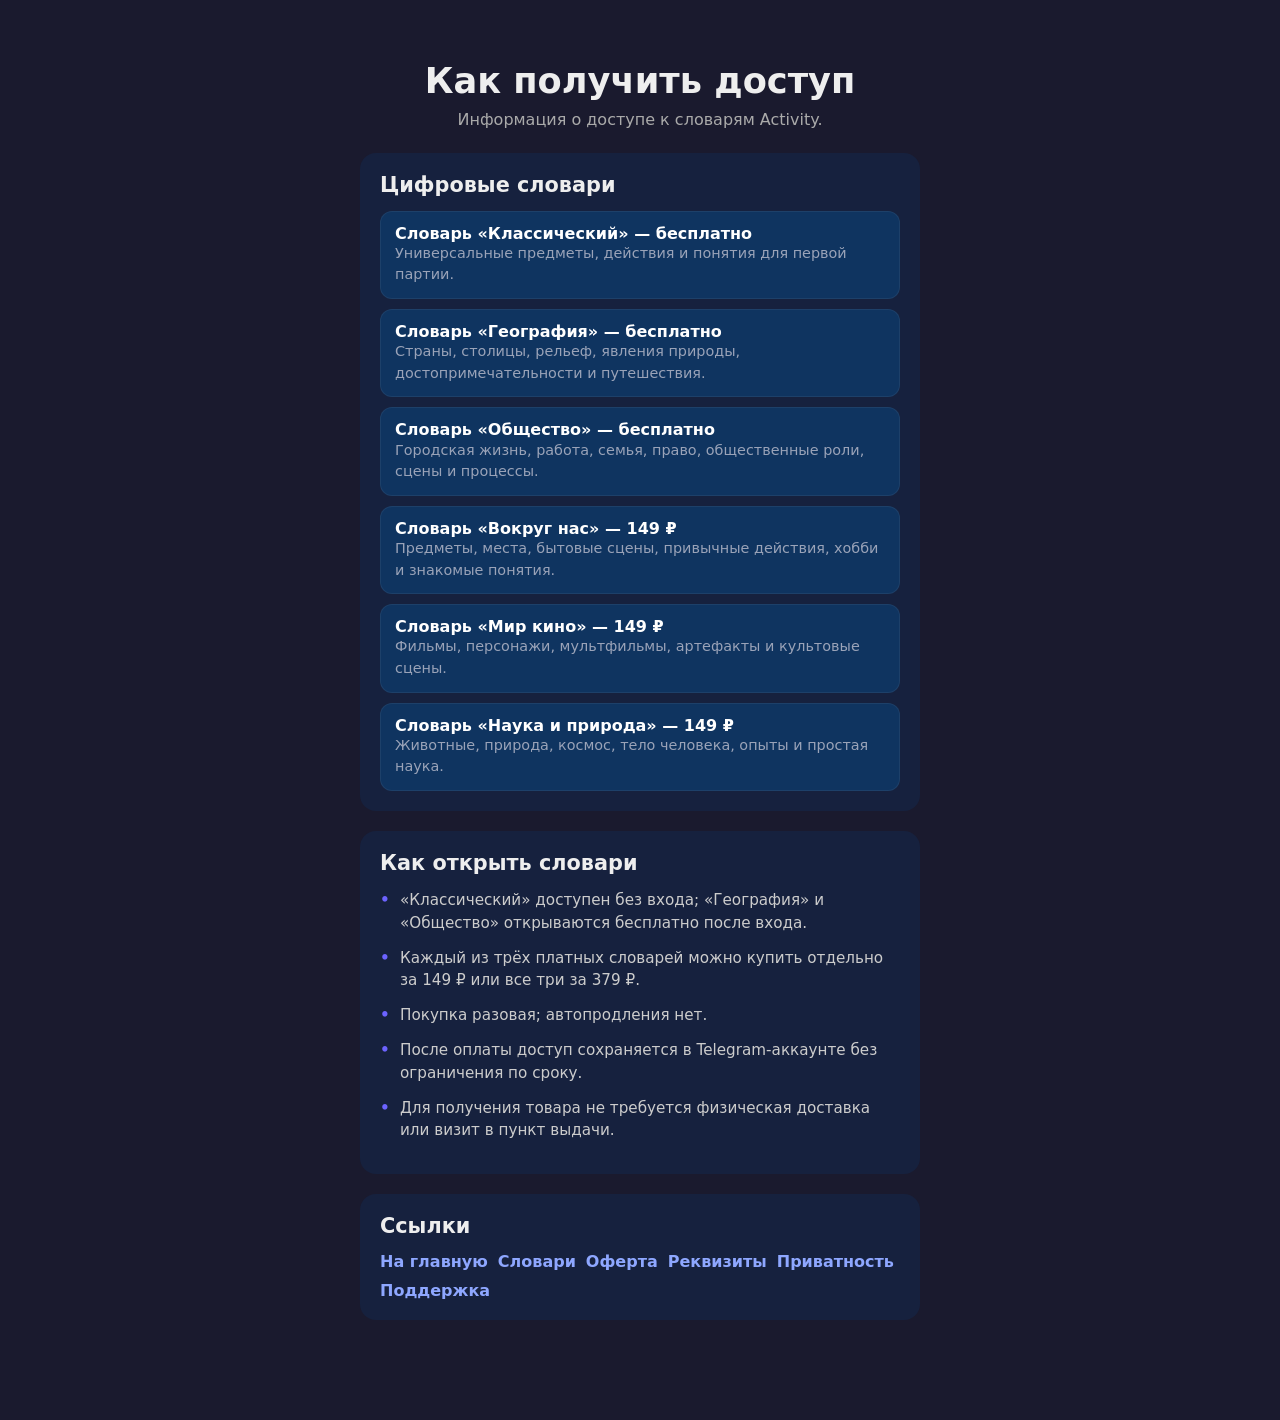
<file: access/index.html>
<!DOCTYPE html>
<html lang="ru">
<head>
  <meta charset="UTF-8">
  <meta name="viewport" content="width=device-width, initial-scale=1.0">
  <!-- Yandex.Metrika counter -->
  <script type="text/javascript">
      (function(m,e,t,r,i,k,a){
          m[i]=m[i]||function(){(m[i].a=m[i].a||[]).push(arguments)};
          m[i].l=1*new Date();
          for (var j = 0; j < document.scripts.length; j++) {if (document.scripts[j].src === r) { return; }}
          k=e.createElement(t),a=e.getElementsByTagName(t)[0],k.async=1,k.src=r,a.parentNode.insertBefore(k,a)
      })(window, document,'script','https://mc.yandex.ru/metrika/tag.js?id=109002969', 'ym');

      ym(109002969, 'init', {ssr:true, webvisor:true, clickmap:true, ecommerce:"dataLayer", referrer: document.referrer, url: location.href, accurateTrackBounce:true, trackLinks:true});
  </script>
  <!-- /Yandex.Metrika counter -->
  <title>Как получить доступ — словари Активити Онлайн</title>
  <meta name="description" content="Как получить доступ к словарям Активити Онлайн: бесплатные наборы, разовая покупка и комплект.">
  <link rel="canonical" href="https://activity-game.ru/access/">
  <meta property="og:type" content="website">
  <meta property="og:url" content="https://activity-game.ru/access/">
  <meta property="og:title" content="Как получить доступ — словари Активити Онлайн">
  <meta property="og:description" content="Бесплатные словари, разовая покупка и комплект из трёх словарей в Активити Онлайн.">
  <link rel="stylesheet" href="/style.css">
</head>
<body>
  <noscript><div><img src="https://mc.yandex.ru/watch/109002969" style="position:absolute; left:-9999px;" alt="" /></div></noscript>
  <main class="screen active">
    <h1>Как получить доступ</h1>
    <p class="subtitle">Информация о доступе к словарям Activity.</p>

    <section class="section">
      <h2>Цифровые словари</h2>
      <div class="games-list">
        <div class="game-item">
          <div class="game-winner">Словарь «Классический» — бесплатно</div>
          <p class="stats-empty">Универсальные предметы, действия и понятия для первой партии.</p>
        </div>
        <div class="game-item">
          <div class="game-winner">Словарь «География» — бесплатно</div>
          <p class="stats-empty">Страны, столицы, рельеф, явления природы, достопримечательности и путешествия.</p>
        </div>
        <div class="game-item">
          <div class="game-winner">Словарь «Общество» — бесплатно</div>
          <p class="stats-empty">Городская жизнь, работа, семья, право, общественные роли, сцены и процессы.</p>
        </div>
        <div class="game-item">
          <div class="game-winner">Словарь «Вокруг нас» — 149 ₽</div>
          <p class="stats-empty">Предметы, места, бытовые сцены, привычные действия, хобби и знакомые понятия.</p>
        </div>
        <div class="game-item">
          <div class="game-winner">Словарь «Мир кино» — 149 ₽</div>
          <p class="stats-empty">Фильмы, персонажи, мультфильмы, артефакты и культовые сцены.</p>
        </div>
        <div class="game-item">
          <div class="game-winner">Словарь «Наука и природа» — 149 ₽</div>
          <p class="stats-empty">Животные, природа, космос, тело человека, опыты и простая наука.</p>
        </div>
      </div>
    </section>

    <section class="section">
      <h2>Как открыть словари</h2>
      <ul class="rule-list">
        <li>«Классический» доступен без входа; «География» и «Общество» открываются бесплатно после входа.</li>
        <li>Каждый из трёх платных словарей можно купить отдельно за 149 ₽ или все три за 379 ₽.</li>
        <li>Покупка разовая; автопродления нет.</li>
        <li>После оплаты доступ сохраняется в Telegram‑аккаунте без ограничения по сроку.</li>
        <li>Для получения товара не требуется физическая доставка или визит в пункт выдачи.</li>
      </ul>
    </section>

    <section class="section">
      <h2>Ссылки</h2>
      <div class="legal-links">
        <a href="/" target="_self">На главную</a>
        <a href="/dictionaries/" target="_self">Словари</a>
        <a href="/offer/" target="_self">Оферта</a>
        <a href="/requisites/" target="_self">Реквизиты</a>
        <a href="/privacy/" target="_self">Приватность</a>
        <a href="/support/" target="_self">Поддержка</a>
      </div>
    </section>
  </main>
</body>
</html>
</file>
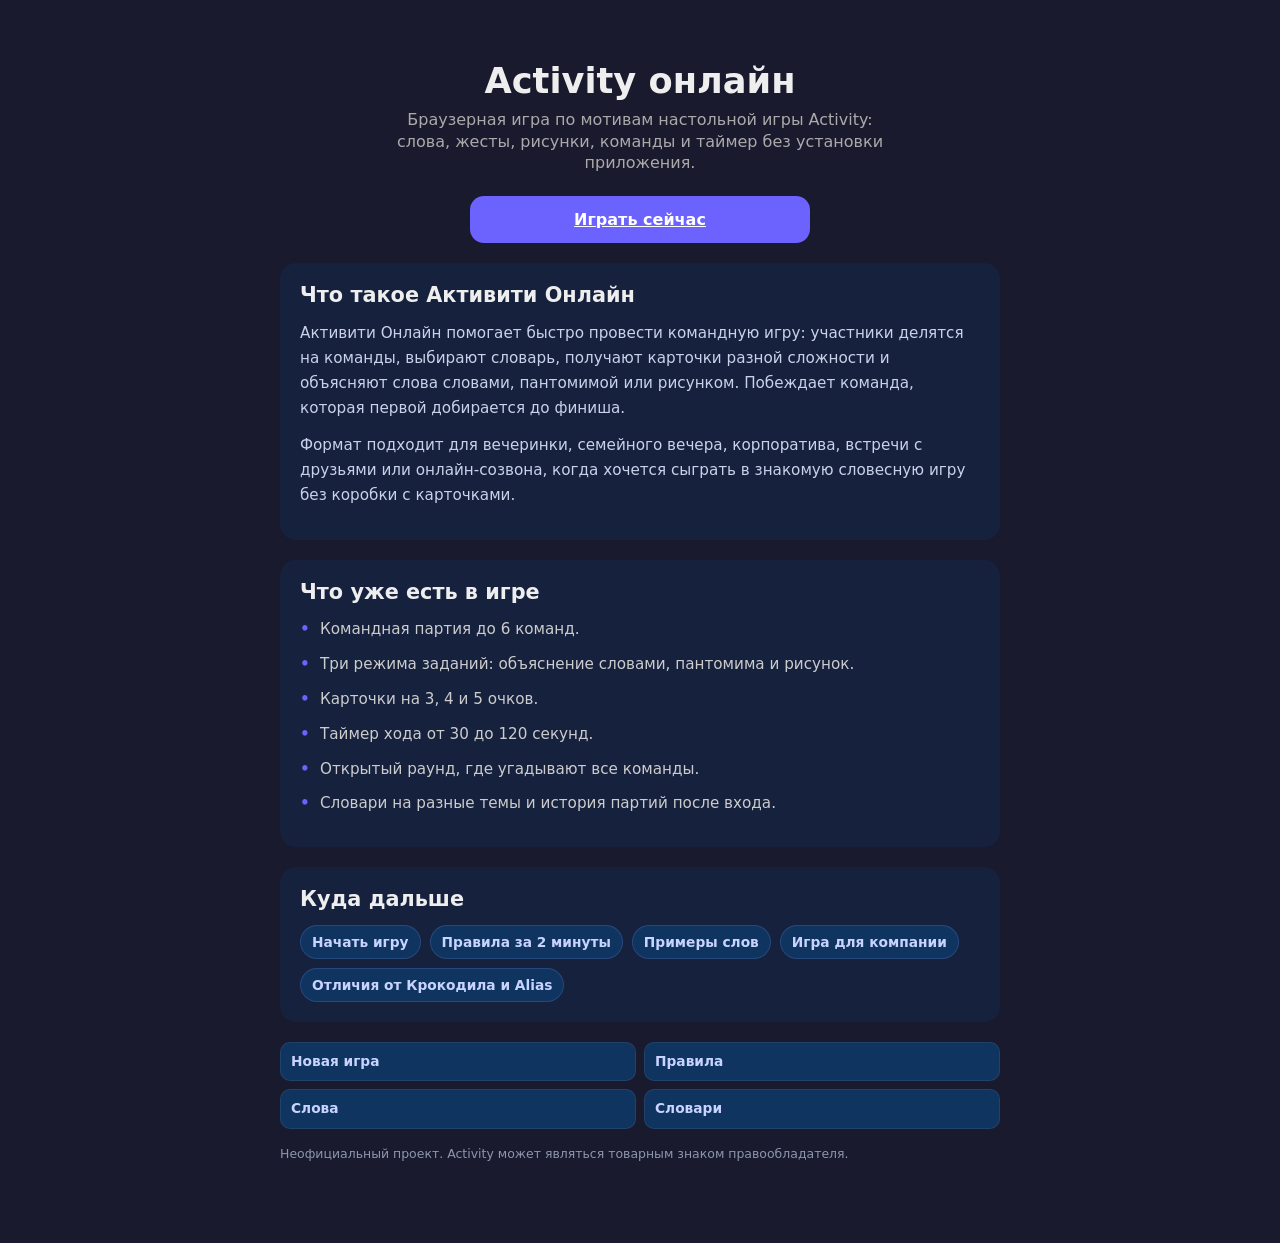
<file: activity-online/index.html>
<!DOCTYPE html>
<html lang="ru">
<head>
  <meta charset="UTF-8">
  <meta name="viewport" content="width=device-width, initial-scale=1.0">
  <title>Activity онлайн — играть в Активити в браузере</title>
  <meta name="description" content="Activity онлайн на русском: браузерная игра для компании с командами, таймером, полем, карточками слов, пантомимой, объяснениями и рисованием.">
  <link rel="canonical" href="https://activity-game.ru/activity-online/">
  <meta property="og:type" content="website">
  <meta property="og:url" content="https://activity-game.ru/activity-online/">
  <meta property="og:title" content="Activity онлайн — играть в Активити в браузере">
  <meta property="og:description" content="Запускайте Activity онлайн без установки: команды, словари, таймер и три режима объяснения прямо в браузере.">
  <link rel="icon" type="image/svg+xml" href="/favicon.svg">
  <link rel="stylesheet" href="/style.css">
  <script type="text/javascript">
      (function(m,e,t,r,i,k,a){
          m[i]=m[i]||function(){(m[i].a=m[i].a||[]).push(arguments)};
          m[i].l=1*new Date();
          for (var j = 0; j < document.scripts.length; j++) {if (document.scripts[j].src === r) { return; }}
          k=e.createElement(t),a=e.getElementsByTagName(t)[0],k.async=1,k.src=r,a.parentNode.insertBefore(k,a)
      })(window, document,'script','https://mc.yandex.ru/metrika/tag.js?id=109002969', 'ym');

      ym(109002969, 'init', {ssr:true, webvisor:true, clickmap:true, ecommerce:"dataLayer", referrer: document.referrer, url: location.href, accurateTrackBounce:true, trackLinks:true});
  </script>
  <script type="application/ld+json">
  {
    "@context": "https://schema.org",
    "@type": "WebPage",
    "name": "Activity онлайн",
    "url": "https://activity-game.ru/activity-online/",
    "inLanguage": "ru",
    "description": "Страница о браузерной версии игры Activity онлайн для компаний и вечеринок."
  }
  </script>
</head>
<body>
  <noscript><div><img src="https://mc.yandex.ru/watch/109002969" style="position:absolute; left:-9999px;" alt="" /></div></noscript>
  <main class="screen active content-page">
    <h1>Activity онлайн</h1>
    <p class="subtitle">Браузерная игра по мотивам настольной игры Activity: слова, жесты, рисунки, команды и таймер без установки приложения.</p>
    <a class="btn btn-primary" href="/">Играть сейчас</a>

    <section class="section">
      <h2>Что такое Активити Онлайн</h2>
      <p class="content-text">Активити Онлайн помогает быстро провести командную игру: участники делятся на команды, выбирают словарь, получают карточки разной сложности и объясняют слова словами, пантомимой или рисунком. Побеждает команда, которая первой добирается до финиша.</p>
      <p class="content-text">Формат подходит для вечеринки, семейного вечера, корпоратива, встречи с друзьями или онлайн-созвона, когда хочется сыграть в знакомую словесную игру без коробки с карточками.</p>
    </section>

    <section class="section">
      <h2>Что уже есть в игре</h2>
      <ul class="rule-list">
        <li>Командная партия до 6 команд.</li>
        <li>Три режима заданий: объяснение словами, пантомима и рисунок.</li>
        <li>Карточки на 3, 4 и 5 очков.</li>
        <li>Таймер хода от 30 до 120 секунд.</li>
        <li>Открытый раунд, где угадывают все команды.</li>
        <li>Словари на разные темы и история партий после входа.</li>
      </ul>
    </section>

    <section class="section">
      <h2>Куда дальше</h2>
      <div class="keyword-cloud">
        <a href="/">Начать игру</a>
        <a href="/rules/">Правила за 2 минуты</a>
        <a href="/words/">Примеры слов</a>
        <a href="/games-for-company/">Игра для компании</a>
        <a href="/crocodile-alias-activity/">Отличия от Крокодила и Alias</a>
      </div>
    </section>

    <nav class="seo-link-grid">
      <a href="/">Новая игра</a>
      <a href="/rules/">Правила</a>
      <a href="/words/">Слова</a>
      <a href="/dictionaries/">Словари</a>
    </nav>
    <p class="brand-note">Неофициальный проект. Activity может являться товарным знаком правообладателя.</p>
  </main>
</body>
</html>
</file>
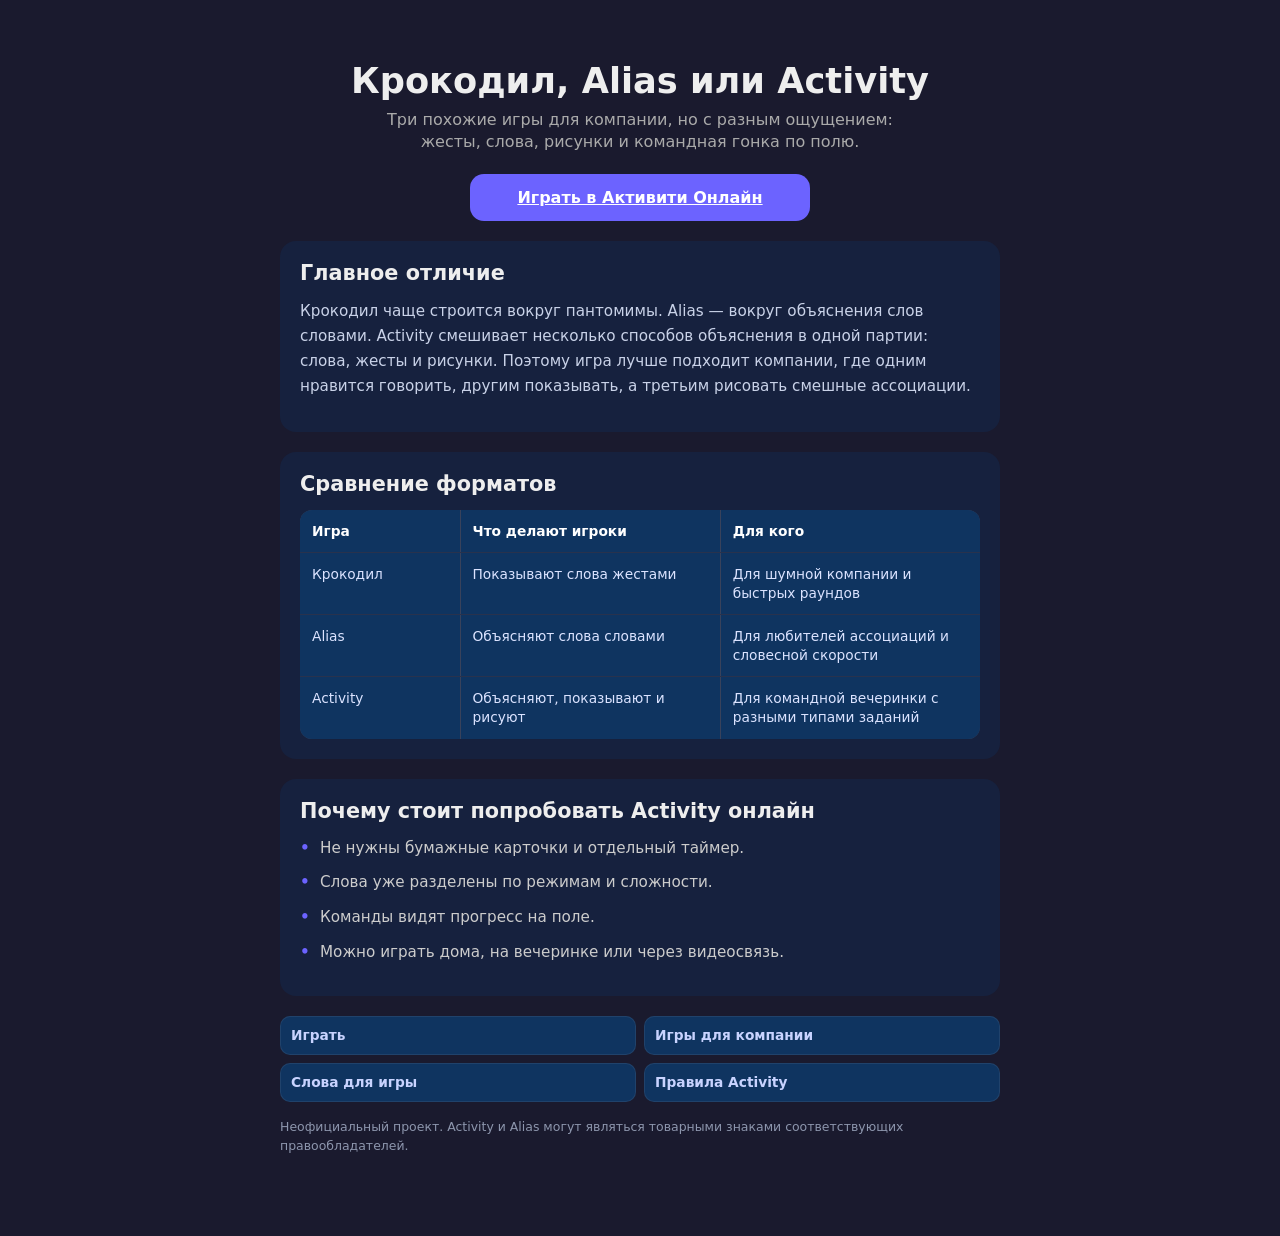
<file: crocodile-alias-activity/index.html>
<!DOCTYPE html>
<html lang="ru">
<head>
  <meta charset="UTF-8">
  <meta name="viewport" content="width=device-width, initial-scale=1.0">
  <title>Крокодил, Alias или Activity — что выбрать для компании</title>
  <meta name="description" content="Сравнение игр Крокодил, Alias и Activity: чем отличаются правила, объяснение слов, пантомима, рисунки и формат игры для компании.">
  <link rel="canonical" href="https://activity-game.ru/crocodile-alias-activity/">
  <meta property="og:type" content="article">
  <meta property="og:url" content="https://activity-game.ru/crocodile-alias-activity/">
  <meta property="og:title" content="Крокодил, Alias или Activity">
  <meta property="og:description" content="Короткое сравнение популярных игр на объяснение слов и идей для вечеринки.">
  <link rel="icon" type="image/svg+xml" href="/favicon.svg">
  <link rel="stylesheet" href="/style.css">
  <script type="text/javascript">
      (function(m,e,t,r,i,k,a){
          m[i]=m[i]||function(){(m[i].a=m[i].a||[]).push(arguments)};
          m[i].l=1*new Date();
          for (var j = 0; j < document.scripts.length; j++) {if (document.scripts[j].src === r) { return; }}
          k=e.createElement(t),a=e.getElementsByTagName(t)[0],k.async=1,k.src=r,a.parentNode.insertBefore(k,a)
      })(window, document,'script','https://mc.yandex.ru/metrika/tag.js?id=109002969', 'ym');

      ym(109002969, 'init', {ssr:true, webvisor:true, clickmap:true, ecommerce:"dataLayer", referrer: document.referrer, url: location.href, accurateTrackBounce:true, trackLinks:true});
  </script>
</head>
<body>
  <noscript><div><img src="https://mc.yandex.ru/watch/109002969" style="position:absolute; left:-9999px;" alt="" /></div></noscript>
  <main class="screen active content-page">
    <h1>Крокодил, Alias или Activity</h1>
    <p class="subtitle">Три похожие игры для компании, но с разным ощущением: жесты, слова, рисунки и командная гонка по полю.</p>
    <a class="btn btn-primary" href="/">Играть в Активити Онлайн</a>

    <section class="section">
      <h2>Главное отличие</h2>
      <p class="content-text">Крокодил чаще строится вокруг пантомимы. Alias — вокруг объяснения слов словами. Activity смешивает несколько способов объяснения в одной партии: слова, жесты и рисунки. Поэтому игра лучше подходит компании, где одним нравится говорить, другим показывать, а третьим рисовать смешные ассоциации.</p>
    </section>

    <section class="section">
      <h2>Сравнение форматов</h2>
      <div class="comparison-table">
        <div><strong>Игра</strong><strong>Что делают игроки</strong><strong>Для кого</strong></div>
        <div><span>Крокодил</span><span>Показывают слова жестами</span><span>Для шумной компании и быстрых раундов</span></div>
        <div><span>Alias</span><span>Объясняют слова словами</span><span>Для любителей ассоциаций и словесной скорости</span></div>
        <div><span>Activity</span><span>Объясняют, показывают и рисуют</span><span>Для командной вечеринки с разными типами заданий</span></div>
      </div>
    </section>

    <section class="section">
      <h2>Почему стоит попробовать Activity онлайн</h2>
      <ul class="rule-list">
        <li>Не нужны бумажные карточки и отдельный таймер.</li>
        <li>Слова уже разделены по режимам и сложности.</li>
        <li>Команды видят прогресс на поле.</li>
        <li>Можно играть дома, на вечеринке или через видеосвязь.</li>
      </ul>
    </section>

    <nav class="seo-link-grid">
      <a href="/">Играть</a>
      <a href="/games-for-company/">Игры для компании</a>
      <a href="/words/">Слова для игры</a>
      <a href="/rules/">Правила Activity</a>
    </nav>
    <p class="brand-note">Неофициальный проект. Activity и Alias могут являться товарными знаками соответствующих правообладателей.</p>
  </main>
</body>
</html>
</file>
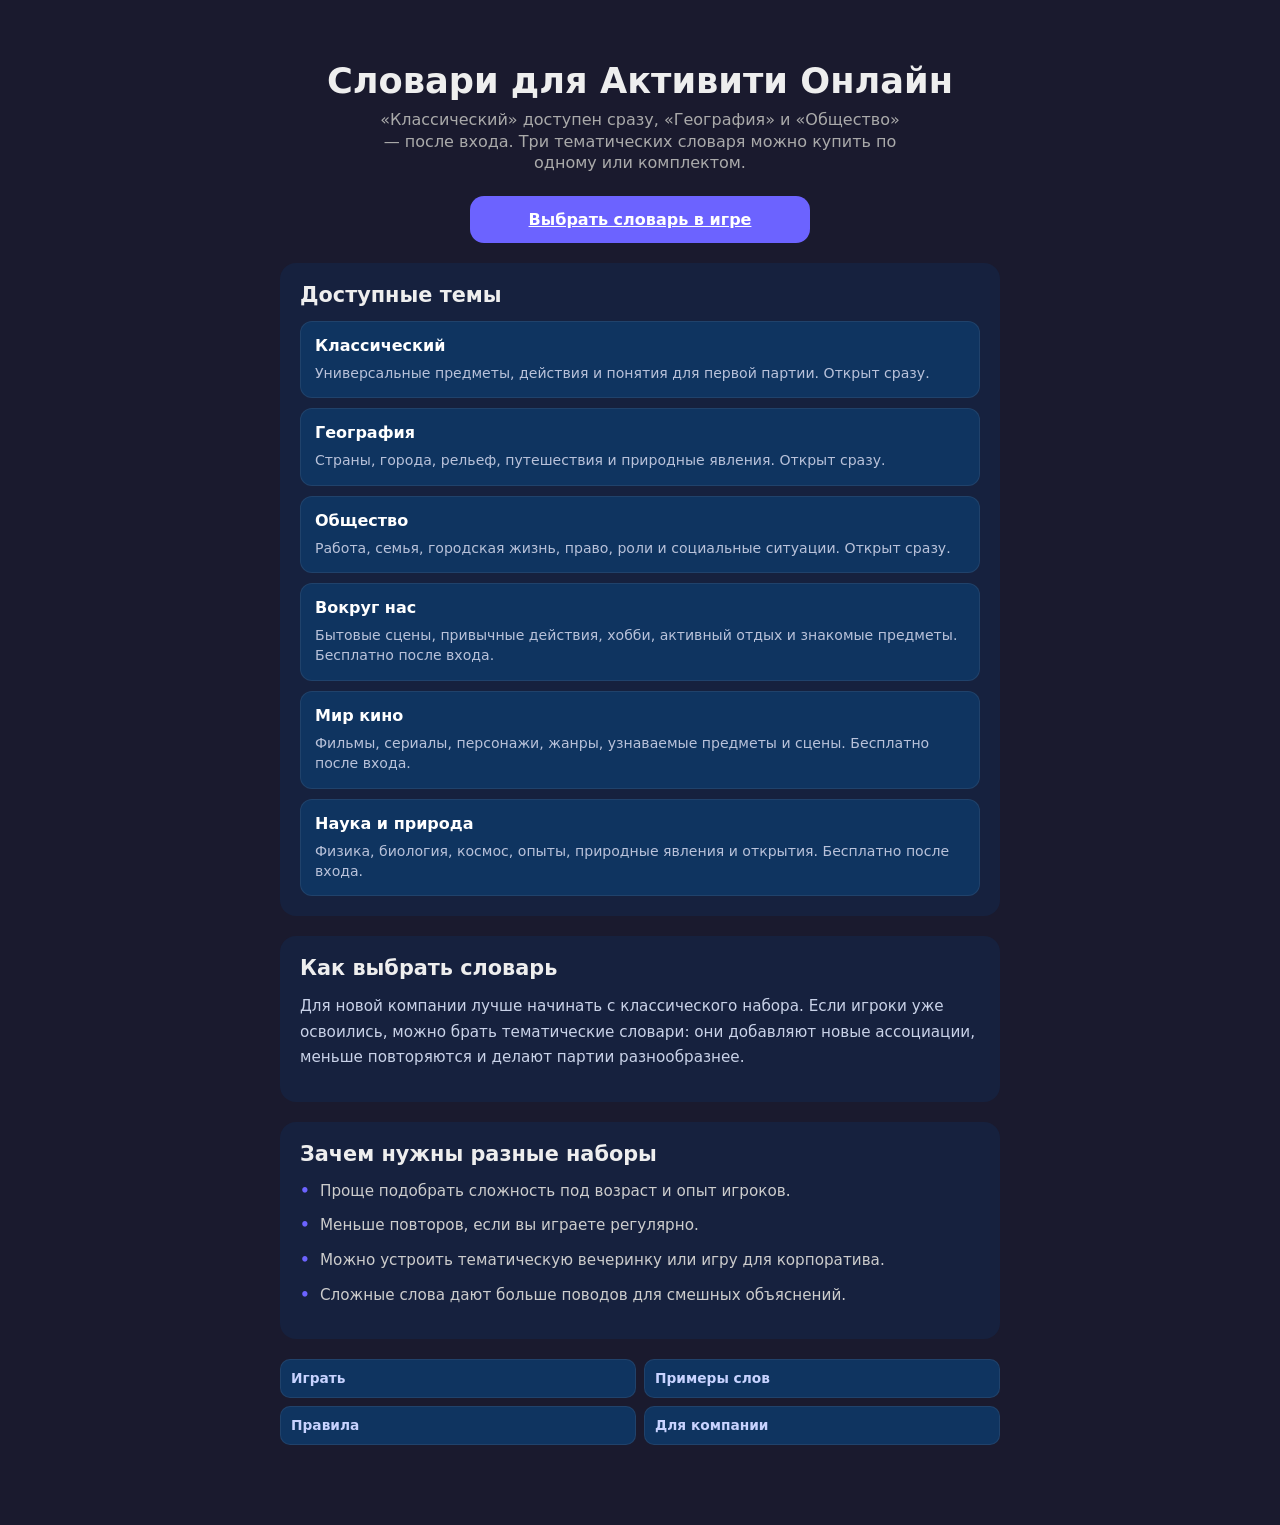
<file: dictionaries/index.html>
<!DOCTYPE html>
<html lang="ru">
<head>
  <meta charset="UTF-8">
  <meta name="viewport" content="width=device-width, initial-scale=1.0">
  <title>Словари для Активити Онлайн — наборы карточек Activity</title>
  <meta name="description" content="Словари для Активити Онлайн: классика, география, общество, Вокруг нас, Мир кино и Наука и природа. Часть наборов открыта сразу, часть — после входа.">
  <link rel="canonical" href="https://activity-game.ru/dictionaries/">
  <meta property="og:type" content="website">
  <meta property="og:url" content="https://activity-game.ru/dictionaries/">
  <meta property="og:title" content="Словари для Активити Онлайн">
  <meta property="og:description" content="Шесть наборов карточек для Activity онлайн: классика, география, общество, повседневные темы, кино и наука.">
  <link rel="icon" type="image/svg+xml" href="/favicon.svg">
  <link rel="stylesheet" href="/style.css">
  <script type="text/javascript">
      (function(m,e,t,r,i,k,a){
          m[i]=m[i]||function(){(m[i].a=m[i].a||[]).push(arguments)};
          m[i].l=1*new Date();
          for (var j = 0; j < document.scripts.length; j++) {if (document.scripts[j].src === r) { return; }}
          k=e.createElement(t),a=e.getElementsByTagName(t)[0],k.async=1,k.src=r,a.parentNode.insertBefore(k,a)
      })(window, document,'script','https://mc.yandex.ru/metrika/tag.js?id=109002969', 'ym');

      ym(109002969, 'init', {ssr:true, webvisor:true, clickmap:true, ecommerce:"dataLayer", referrer: document.referrer, url: location.href, accurateTrackBounce:true, trackLinks:true});
  </script>
</head>
<body>
  <noscript><div><img src="https://mc.yandex.ru/watch/109002969" style="position:absolute; left:-9999px;" alt="" /></div></noscript>
  <main class="screen active content-page">
    <h1>Словари для Активити Онлайн</h1>
    <p class="subtitle">«Классический» доступен сразу, «География» и «Общество» — после входа. Три тематических словаря можно купить по одному или комплектом.</p>
    <a class="btn btn-primary" href="/">Выбрать словарь в игре</a>

    <section class="section">
      <h2>Доступные темы</h2>
      <div class="dictionary-list">
        <div class="dictionary-row"><strong>Классический</strong><span>Универсальные предметы, действия и понятия для первой партии. Открыт сразу.</span></div>
        <div class="dictionary-row"><strong>География</strong><span>Страны, города, рельеф, путешествия и природные явления. Открыт сразу.</span></div>
        <div class="dictionary-row"><strong>Общество</strong><span>Работа, семья, городская жизнь, право, роли и социальные ситуации. Открыт сразу.</span></div>
        <div class="dictionary-row"><strong>Вокруг нас</strong><span>Бытовые сцены, привычные действия, хобби, активный отдых и знакомые предметы. Бесплатно после входа.</span></div>
        <div class="dictionary-row"><strong>Мир кино</strong><span>Фильмы, сериалы, персонажи, жанры, узнаваемые предметы и сцены. Бесплатно после входа.</span></div>
        <div class="dictionary-row"><strong>Наука и природа</strong><span>Физика, биология, космос, опыты, природные явления и открытия. Бесплатно после входа.</span></div>
      </div>
    </section>

    <section class="section">
      <h2>Как выбрать словарь</h2>
      <p class="content-text">Для новой компании лучше начинать с классического набора. Если игроки уже освоились, можно брать тематические словари: они добавляют новые ассоциации, меньше повторяются и делают партии разнообразнее.</p>
    </section>

    <section class="section">
      <h2>Зачем нужны разные наборы</h2>
      <ul class="rule-list">
        <li>Проще подобрать сложность под возраст и опыт игроков.</li>
        <li>Меньше повторов, если вы играете регулярно.</li>
        <li>Можно устроить тематическую вечеринку или игру для корпоратива.</li>
        <li>Сложные слова дают больше поводов для смешных объяснений.</li>
      </ul>
    </section>

    <nav class="seo-link-grid">
      <a href="/">Играть</a>
      <a href="/words/">Примеры слов</a>
      <a href="/rules/">Правила</a>
      <a href="/games-for-company/">Для компании</a>
    </nav>
  </main>
</body>
</html>
</file>
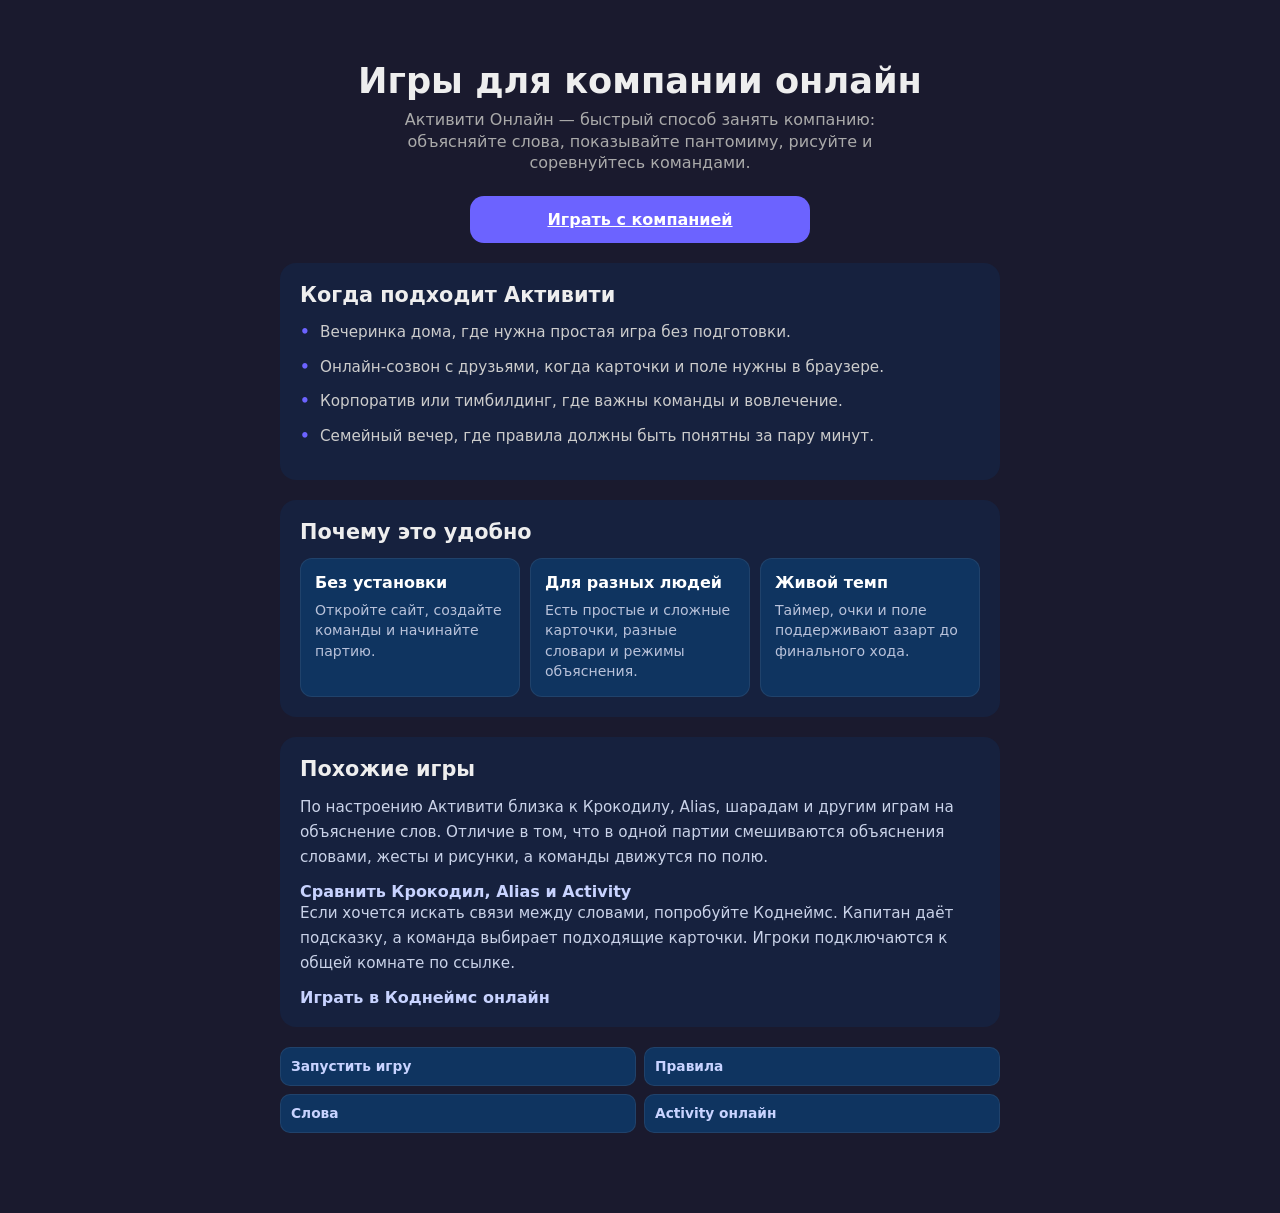
<file: games-for-company/index.html>
<!DOCTYPE html>
<html lang="ru">
<head>
  <meta charset="UTF-8">
  <meta name="viewport" content="width=device-width, initial-scale=1.0">
  <title>Игры для компании онлайн — Активити в браузере</title>
  <meta name="description" content="Ищете игры для компании онлайн? Запускайте Активити в браузере: слова, жесты, рисунки, команды, таймер и словари для вечеринки или созвона.">
  <link rel="canonical" href="https://activity-game.ru/games-for-company/">
  <meta property="og:type" content="article">
  <meta property="og:url" content="https://activity-game.ru/games-for-company/">
  <meta property="og:title" content="Игры для компании онлайн">
  <meta property="og:description" content="Активити Онлайн — быстрая командная игра для вечеринки, домашней встречи, корпоратива или онлайн-созвона.">
  <link rel="icon" type="image/svg+xml" href="/favicon.svg">
  <link rel="stylesheet" href="/style.css">
  <script type="text/javascript">
      (function(m,e,t,r,i,k,a){
          m[i]=m[i]||function(){(m[i].a=m[i].a||[]).push(arguments)};
          m[i].l=1*new Date();
          for (var j = 0; j < document.scripts.length; j++) {if (document.scripts[j].src === r) { return; }}
          k=e.createElement(t),a=e.getElementsByTagName(t)[0],k.async=1,k.src=r,a.parentNode.insertBefore(k,a)
      })(window, document,'script','https://mc.yandex.ru/metrika/tag.js?id=109002969', 'ym');

      ym(109002969, 'init', {ssr:true, webvisor:true, clickmap:true, ecommerce:"dataLayer", referrer: document.referrer, url: location.href, accurateTrackBounce:true, trackLinks:true});
  </script>
</head>
<body>
  <noscript><div><img src="https://mc.yandex.ru/watch/109002969" style="position:absolute; left:-9999px;" alt="" /></div></noscript>
  <main class="screen active content-page">
    <h1>Игры для компании онлайн</h1>
    <p class="subtitle">Активити Онлайн — быстрый способ занять компанию: объясняйте слова, показывайте пантомиму, рисуйте и соревнуйтесь командами.</p>
    <a class="btn btn-primary" href="/">Играть с компанией</a>

    <section class="section">
      <h2>Когда подходит Активити</h2>
      <ul class="rule-list">
        <li>Вечеринка дома, где нужна простая игра без подготовки.</li>
        <li>Онлайн-созвон с друзьями, когда карточки и поле нужны в браузере.</li>
        <li>Корпоратив или тимбилдинг, где важны команды и вовлечение.</li>
        <li>Семейный вечер, где правила должны быть понятны за пару минут.</li>
      </ul>
    </section>

    <section class="section">
      <h2>Почему это удобно</h2>
      <div class="info-grid">
        <div class="info-tile"><strong>Без установки</strong><span>Откройте сайт, создайте команды и начинайте партию.</span></div>
        <div class="info-tile"><strong>Для разных людей</strong><span>Есть простые и сложные карточки, разные словари и режимы объяснения.</span></div>
        <div class="info-tile"><strong>Живой темп</strong><span>Таймер, очки и поле поддерживают азарт до финального хода.</span></div>
      </div>
    </section>

    <section class="section">
      <h2>Похожие игры</h2>
      <p class="content-text">По настроению Активити близка к Крокодилу, Alias, шарадам и другим играм на объяснение слов. Отличие в том, что в одной партии смешиваются объяснения словами, жесты и рисунки, а команды движутся по полю.</p>
      <a class="text-link" href="/crocodile-alias-activity/">Сравнить Крокодил, Alias и Activity</a>
      <p class="content-text">Если хочется искать связи между словами, попробуйте Коднеймс. Капитан даёт подсказку, а команда выбирает подходящие карточки. Игроки подключаются к общей комнате по ссылке.</p>
      <a class="text-link" href="https://code-names.online/?utm_source=activity&amp;utm_medium=referral&amp;utm_campaign=games">Играть в Коднеймс онлайн</a>
    </section>

    <nav class="seo-link-grid">
      <a href="/">Запустить игру</a>
      <a href="/rules/">Правила</a>
      <a href="/words/">Слова</a>
      <a href="/activity-online/">Activity онлайн</a>
    </nav>
  </main>
</body>
</html>
</file>
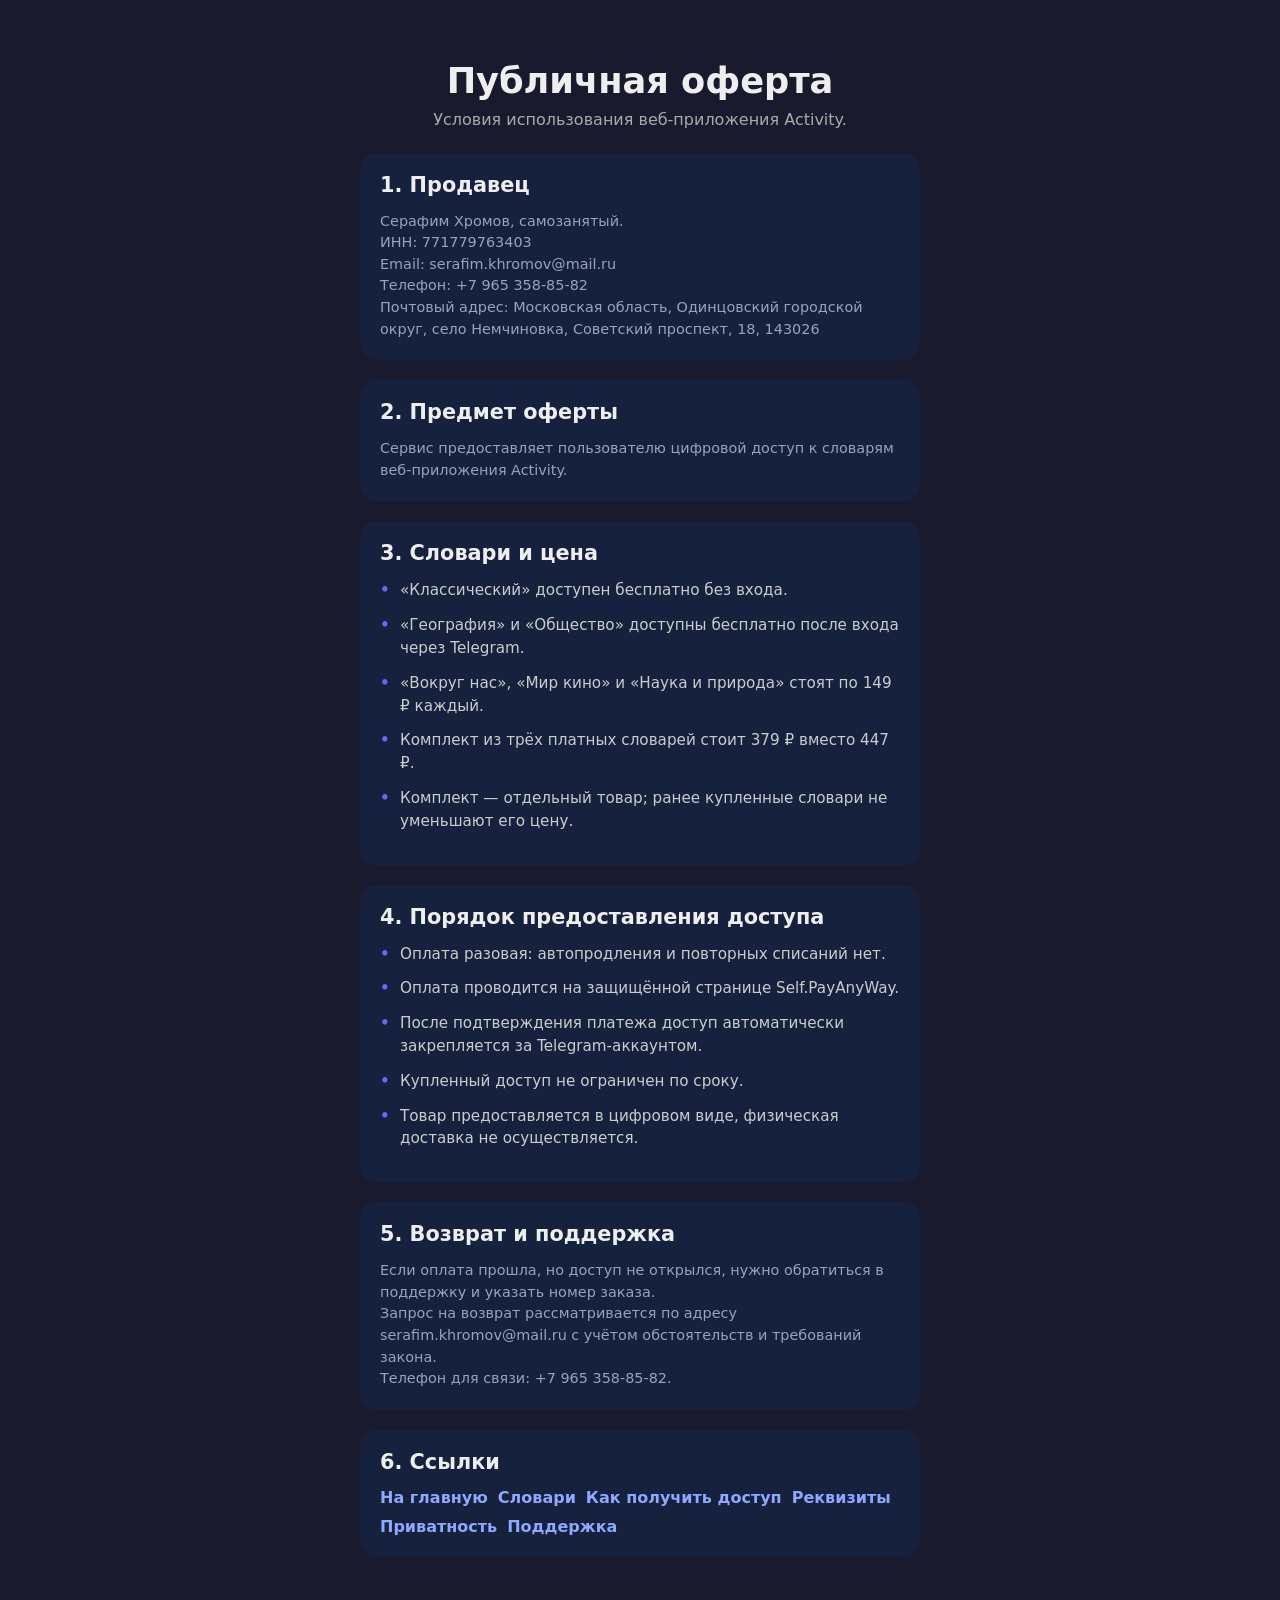
<file: offer/index.html>
<!DOCTYPE html>
<html lang="ru">
<head>
  <meta charset="UTF-8">
  <meta name="viewport" content="width=device-width, initial-scale=1.0">
  <!-- Yandex.Metrika counter -->
  <script type="text/javascript">
      (function(m,e,t,r,i,k,a){
          m[i]=m[i]||function(){(m[i].a=m[i].a||[]).push(arguments)};
          m[i].l=1*new Date();
          for (var j = 0; j < document.scripts.length; j++) {if (document.scripts[j].src === r) { return; }}
          k=e.createElement(t),a=e.getElementsByTagName(t)[0],k.async=1,k.src=r,a.parentNode.insertBefore(k,a)
      })(window, document,'script','https://mc.yandex.ru/metrika/tag.js?id=109002969', 'ym');

      ym(109002969, 'init', {ssr:true, webvisor:true, clickmap:true, ecommerce:"dataLayer", referrer: document.referrer, url: location.href, accurateTrackBounce:true, trackLinks:true});
  </script>
  <!-- /Yandex.Metrika counter -->
  <title>Оферта — Активити Онлайн</title>
  <meta name="description" content="Публичная оферта Активити Онлайн: условия использования веб-приложения и контактные данные.">
  <link rel="canonical" href="https://activity-game.ru/offer/">
  <meta property="og:type" content="website">
  <meta property="og:url" content="https://activity-game.ru/offer/">
  <meta property="og:title" content="Оферта — Активити Онлайн">
  <meta property="og:description" content="Условия использования веб-приложения Активити Онлайн и контактные данные проекта.">
  <link rel="stylesheet" href="/style.css">
</head>
<body>
  <noscript><div><img src="https://mc.yandex.ru/watch/109002969" style="position:absolute; left:-9999px;" alt="" /></div></noscript>
  <main class="screen active">
    <h1>Публичная оферта</h1>
    <p class="subtitle">Условия использования веб-приложения Activity.</p>

    <section class="section">
      <h2>1. Продавец</h2>
      <p class="stats-empty">Серафим Хромов, самозанятый.</p>
      <p class="stats-empty">ИНН: 771779763403</p>
      <p class="stats-empty">Email: serafim.khromov@mail.ru</p>
      <p class="stats-empty">Телефон: +7 965 358-85-82</p>
      <p class="stats-empty">Почтовый адрес: Московская область, Одинцовский городской округ, село Немчиновка, Советский проспект, 18, 143026</p>
    </section>

    <section class="section">
      <h2>2. Предмет оферты</h2>
      <p class="stats-empty">Сервис предоставляет пользователю цифровой доступ к словарям веб-приложения Activity.</p>
    </section>

    <section class="section">
      <h2>3. Словари и цена</h2>
      <ul class="rule-list">
        <li>«Классический» доступен бесплатно без входа.</li>
        <li>«География» и «Общество» доступны бесплатно после входа через Telegram.</li>
        <li>«Вокруг нас», «Мир кино» и «Наука и природа» стоят по 149 ₽ каждый.</li>
        <li>Комплект из трёх платных словарей стоит 379 ₽ вместо 447 ₽.</li>
        <li>Комплект — отдельный товар; ранее купленные словари не уменьшают его цену.</li>
      </ul>
    </section>

    <section class="section">
      <h2>4. Порядок предоставления доступа</h2>
      <ul class="rule-list">
        <li>Оплата разовая: автопродления и повторных списаний нет.</li>
        <li>Оплата проводится на защищённой странице Self.PayAnyWay.</li>
        <li>После подтверждения платежа доступ автоматически закрепляется за Telegram‑аккаунтом.</li>
        <li>Купленный доступ не ограничен по сроку.</li>
        <li>Товар предоставляется в цифровом виде, физическая доставка не осуществляется.</li>
      </ul>
    </section>

    <section class="section">
      <h2>5. Возврат и поддержка</h2>
      <p class="stats-empty">Если оплата прошла, но доступ не открылся, нужно обратиться в поддержку и указать номер заказа.</p>
      <p class="stats-empty">Запрос на возврат рассматривается по адресу serafim.khromov@mail.ru с учётом обстоятельств и требований закона.</p>
      <p class="stats-empty">Телефон для связи: +7 965 358-85-82.</p>
    </section>

    <section class="section">
      <h2>6. Ссылки</h2>
      <div class="legal-links">
        <a href="/" target="_self">На главную</a>
        <a href="/dictionaries/" target="_self">Словари</a>
        <a href="/access/" target="_self">Как получить доступ</a>
        <a href="/requisites/" target="_self">Реквизиты</a>
        <a href="/privacy/" target="_self">Приватность</a>
        <a href="/support/" target="_self">Поддержка</a>
      </div>
    </section>
  </main>
</body>
</html>
</file>
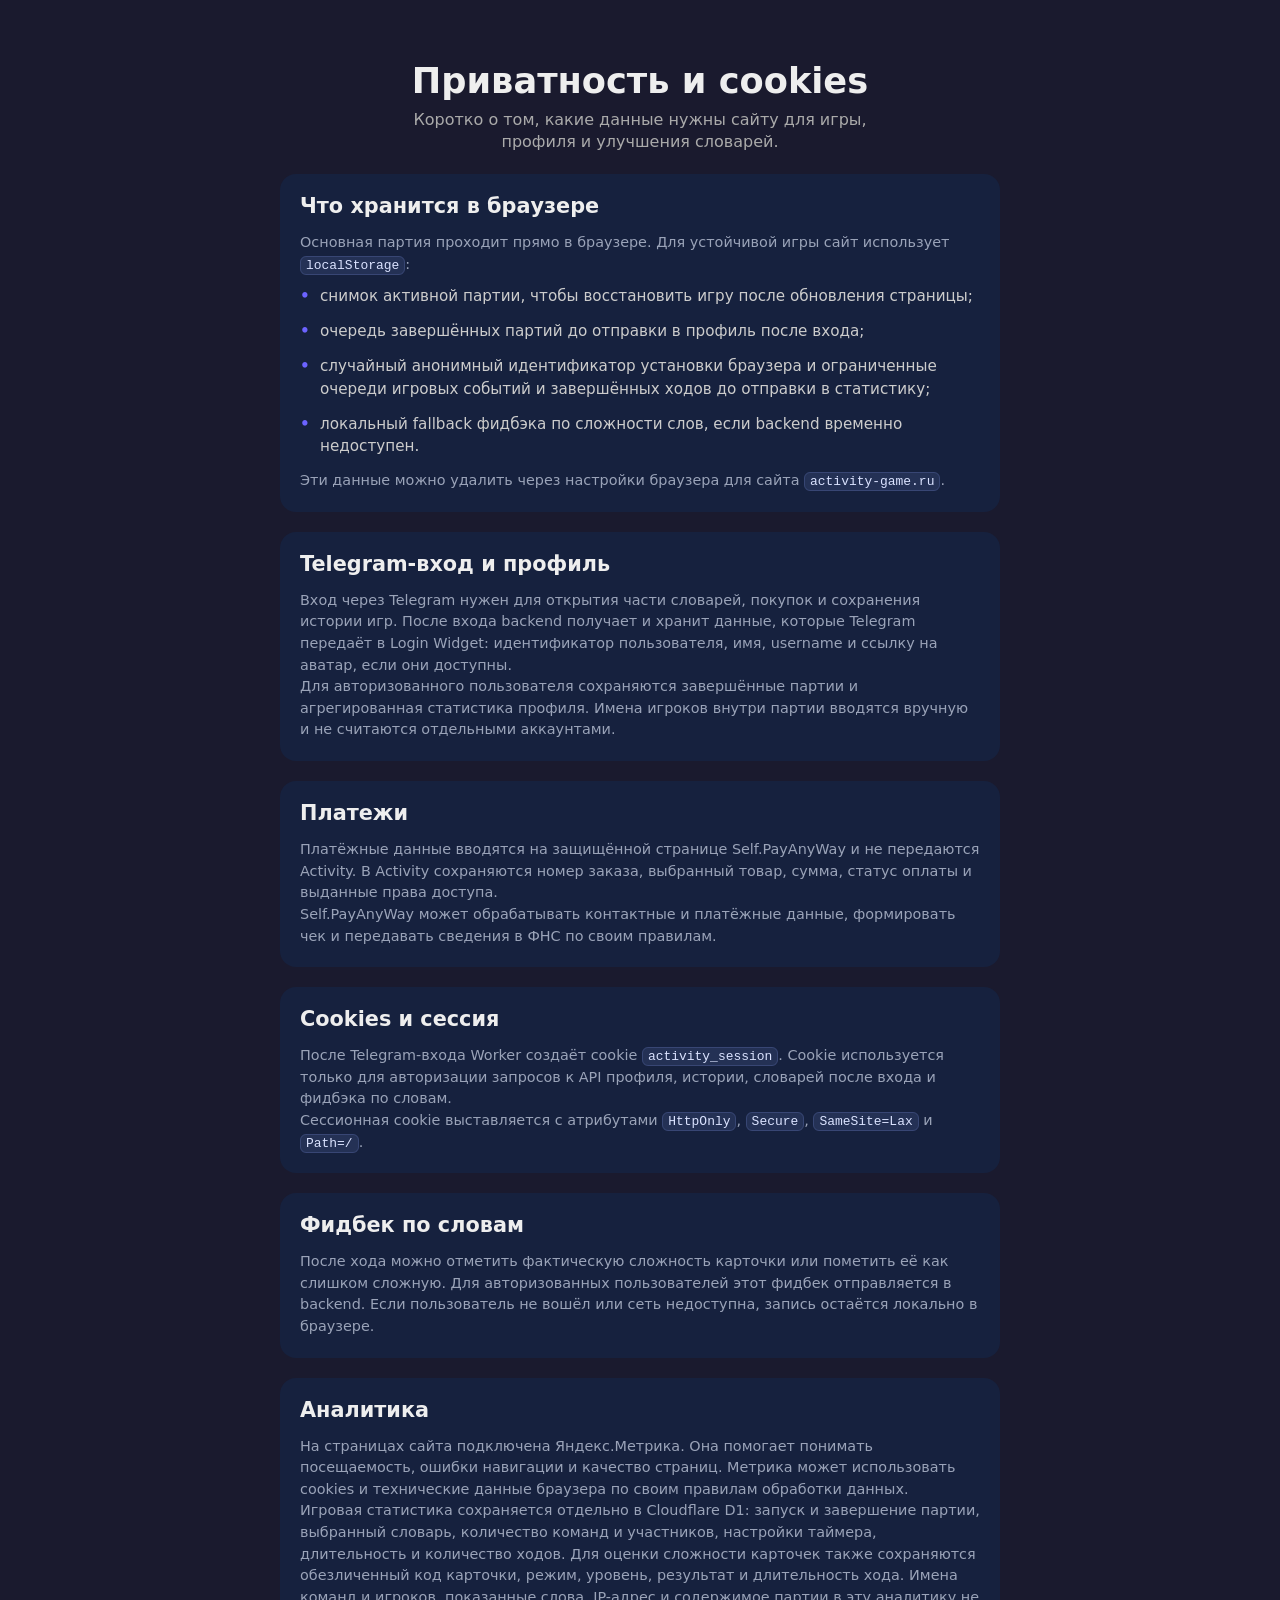
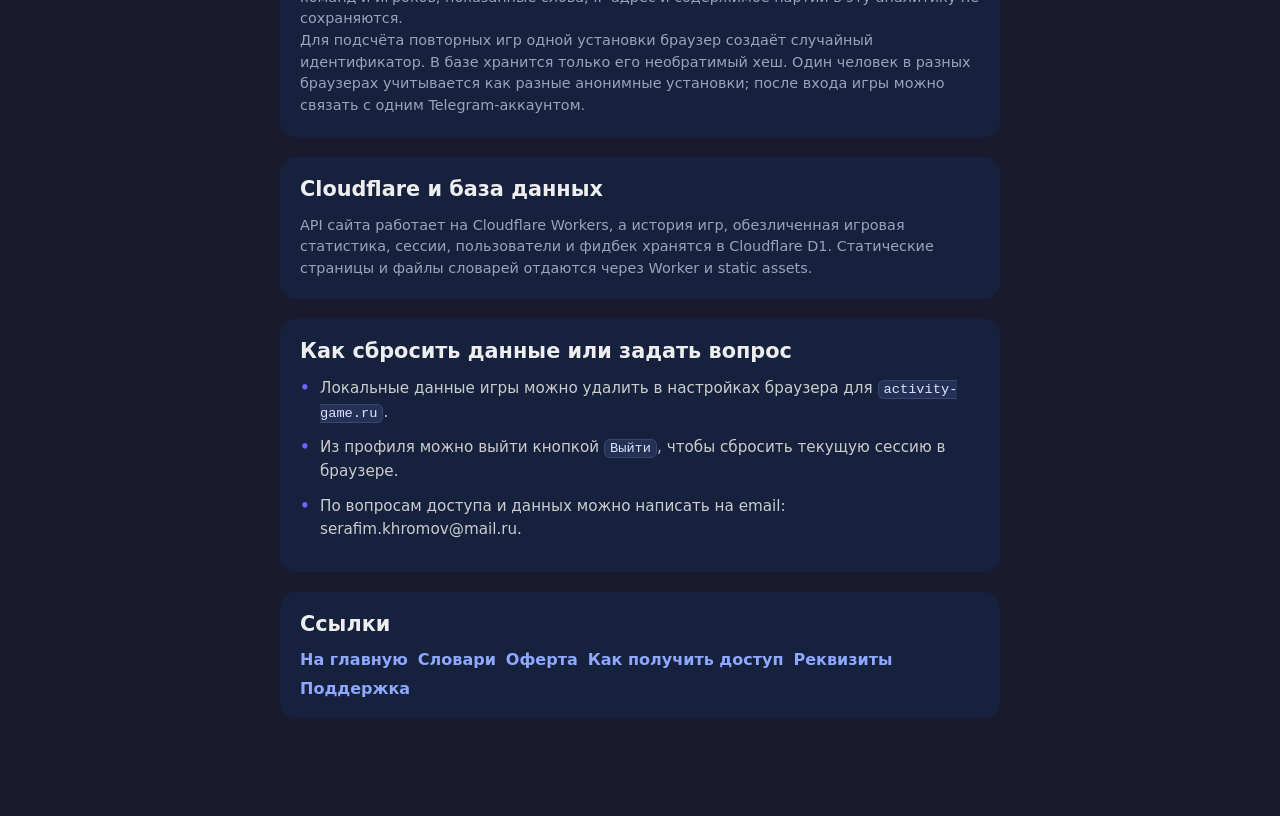
<file: privacy/index.html>
<!DOCTYPE html>
<html lang="ru">
<head>
  <meta charset="UTF-8">
  <meta name="viewport" content="width=device-width, initial-scale=1.0">
  <!-- Yandex.Metrika counter -->
  <script type="text/javascript">
      (function(m,e,t,r,i,k,a){
          m[i]=m[i]||function(){(m[i].a=m[i].a||[]).push(arguments)};
          m[i].l=1*new Date();
          for (var j = 0; j < document.scripts.length; j++) {if (document.scripts[j].src === r) { return; }}
          k=e.createElement(t),a=e.getElementsByTagName(t)[0],k.async=1,k.src=r,a.parentNode.insertBefore(k,a)
      })(window, document,'script','https://mc.yandex.ru/metrika/tag.js?id=109002969', 'ym');

      ym(109002969, 'init', {ssr:true, webvisor:true, clickmap:true, ecommerce:"dataLayer", referrer: document.referrer, url: location.href, accurateTrackBounce:true, trackLinks:true});
  </script>
  <!-- /Yandex.Metrika counter -->
  <title>Приватность и cookies — Активити Онлайн</title>
  <meta name="description" content="Какие данные использует Активити Онлайн: localStorage, Telegram-вход, cookies сессии, история игр, фидбек по словам и Яндекс.Метрика.">
  <link rel="canonical" href="https://activity-game.ru/privacy/">
  <meta property="og:type" content="website">
  <meta property="og:url" content="https://activity-game.ru/privacy/">
  <meta property="og:title" content="Приватность и cookies — Активити Онлайн">
  <meta property="og:description" content="Информация о локальном хранении, Telegram-входе, сессиях, истории игр и аналитике в Активити Онлайн.">
  <link rel="stylesheet" href="/style.css">
</head>
<body>
  <noscript><div><img src="https://mc.yandex.ru/watch/109002969" style="position:absolute; left:-9999px;" alt="" /></div></noscript>
  <main class="screen active content-page">
    <h1>Приватность и cookies</h1>
    <p class="subtitle">Коротко о том, какие данные нужны сайту для игры, профиля и улучшения словарей.</p>

    <section class="section">
      <h2>Что хранится в браузере</h2>
      <p class="stats-empty">Основная партия проходит прямо в браузере. Для устойчивой игры сайт использует <code>localStorage</code>:</p>
      <ul class="rule-list">
        <li>снимок активной партии, чтобы восстановить игру после обновления страницы;</li>
        <li>очередь завершённых партий до отправки в профиль после входа;</li>
        <li>случайный анонимный идентификатор установки браузера и ограниченные очереди игровых событий и завершённых ходов до отправки в статистику;</li>
        <li>локальный fallback фидбэка по сложности слов, если backend временно недоступен.</li>
      </ul>
      <p class="stats-empty">Эти данные можно удалить через настройки браузера для сайта <code>activity-game.ru</code>.</p>
    </section>

    <section class="section">
      <h2>Telegram-вход и профиль</h2>
      <p class="stats-empty">Вход через Telegram нужен для открытия части словарей, покупок и сохранения истории игр. После входа backend получает и хранит данные, которые Telegram передаёт в Login Widget: идентификатор пользователя, имя, username и ссылку на аватар, если они доступны.</p>
      <p class="stats-empty">Для авторизованного пользователя сохраняются завершённые партии и агрегированная статистика профиля. Имена игроков внутри партии вводятся вручную и не считаются отдельными аккаунтами.</p>
    </section>

    <section class="section">
      <h2>Платежи</h2>
      <p class="stats-empty">Платёжные данные вводятся на защищённой странице Self.PayAnyWay и не передаются Activity. В Activity сохраняются номер заказа, выбранный товар, сумма, статус оплаты и выданные права доступа.</p>
      <p class="stats-empty">Self.PayAnyWay может обрабатывать контактные и платёжные данные, формировать чек и передавать сведения в ФНС по своим правилам.</p>
    </section>

    <section class="section">
      <h2>Cookies и сессия</h2>
      <p class="stats-empty">После Telegram-входа Worker создаёт cookie <code>activity_session</code>. Cookie используется только для авторизации запросов к API профиля, истории, словарей после входа и фидбэка по словам.</p>
      <p class="stats-empty">Сессионная cookie выставляется с атрибутами <code>HttpOnly</code>, <code>Secure</code>, <code>SameSite=Lax</code> и <code>Path=/</code>.</p>
    </section>

    <section class="section">
      <h2>Фидбек по словам</h2>
      <p class="stats-empty">После хода можно отметить фактическую сложность карточки или пометить её как слишком сложную. Для авторизованных пользователей этот фидбек отправляется в backend. Если пользователь не вошёл или сеть недоступна, запись остаётся локально в браузере.</p>
    </section>

    <section class="section">
      <h2>Аналитика</h2>
      <p class="stats-empty">На страницах сайта подключена Яндекс.Метрика. Она помогает понимать посещаемость, ошибки навигации и качество страниц. Метрика может использовать cookies и технические данные браузера по своим правилам обработки данных.</p>
      <p class="stats-empty">Игровая статистика сохраняется отдельно в Cloudflare D1: запуск и завершение партии, выбранный словарь, количество команд и участников, настройки таймера, длительность и количество ходов. Для оценки сложности карточек также сохраняются обезличенный код карточки, режим, уровень, результат и длительность хода. Имена команд и игроков, показанные слова, IP-адрес и содержимое партии в эту аналитику не сохраняются.</p>
      <p class="stats-empty">Для подсчёта повторных игр одной установки браузер создаёт случайный идентификатор. В базе хранится только его необратимый хеш. Один человек в разных браузерах учитывается как разные анонимные установки; после входа игры можно связать с одним Telegram-аккаунтом.</p>
    </section>

    <section class="section">
      <h2>Cloudflare и база данных</h2>
      <p class="stats-empty">API сайта работает на Cloudflare Workers, а история игр, обезличенная игровая статистика, сессии, пользователи и фидбек хранятся в Cloudflare D1. Статические страницы и файлы словарей отдаются через Worker и static assets.</p>
    </section>

    <section class="section">
      <h2>Как сбросить данные или задать вопрос</h2>
      <ul class="rule-list">
        <li>Локальные данные игры можно удалить в настройках браузера для <code>activity-game.ru</code>.</li>
        <li>Из профиля можно выйти кнопкой <code>Выйти</code>, чтобы сбросить текущую сессию в браузере.</li>
        <li>По вопросам доступа и данных можно написать на email: serafim.khromov@mail.ru.</li>
      </ul>
    </section>

    <section class="section">
      <h2>Ссылки</h2>
      <div class="legal-links">
        <a href="/" target="_self">На главную</a>
        <a href="/dictionaries/" target="_self">Словари</a>
        <a href="/offer/" target="_self">Оферта</a>
        <a href="/access/" target="_self">Как получить доступ</a>
        <a href="/requisites/" target="_self">Реквизиты</a>
        <a href="/support/" target="_self">Поддержка</a>
      </div>
    </section>
  </main>
</body>
</html>
</file>
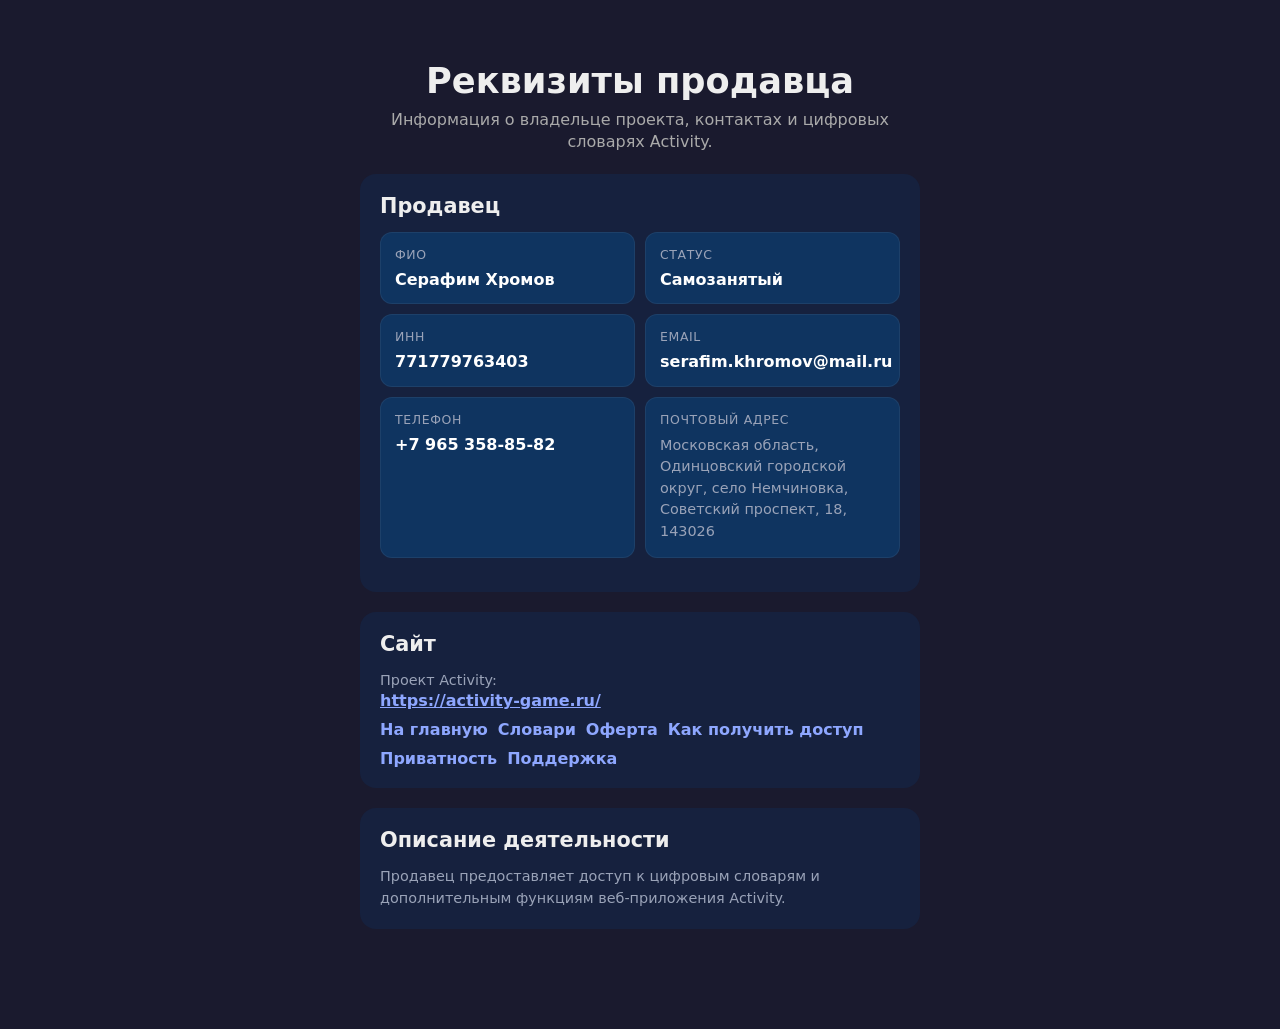
<file: requisites/index.html>
<!DOCTYPE html>
<html lang="ru">
<head>
  <meta charset="UTF-8">
  <meta name="viewport" content="width=device-width, initial-scale=1.0">
  <!-- Yandex.Metrika counter -->
  <script type="text/javascript">
      (function(m,e,t,r,i,k,a){
          m[i]=m[i]||function(){(m[i].a=m[i].a||[]).push(arguments)};
          m[i].l=1*new Date();
          for (var j = 0; j < document.scripts.length; j++) {if (document.scripts[j].src === r) { return; }}
          k=e.createElement(t),a=e.getElementsByTagName(t)[0],k.async=1,k.src=r,a.parentNode.insertBefore(k,a)
      })(window, document,'script','https://mc.yandex.ru/metrika/tag.js?id=109002969', 'ym');

      ym(109002969, 'init', {ssr:true, webvisor:true, clickmap:true, ecommerce:"dataLayer", referrer: document.referrer, url: location.href, accurateTrackBounce:true, trackLinks:true});
  </script>
  <!-- /Yandex.Metrika counter -->
  <title>Реквизиты продавца — Активити Онлайн</title>
  <meta name="description" content="Реквизиты продавца Активити Онлайн: контактные данные, ИНН, сайт и описание цифровых словарей.">
  <link rel="canonical" href="https://activity-game.ru/requisites/">
  <meta property="og:type" content="website">
  <meta property="og:url" content="https://activity-game.ru/requisites/">
  <meta property="og:title" content="Реквизиты продавца — Активити Онлайн">
  <meta property="og:description" content="Контактные данные, ИНН и информация о владельце проекта Активити Онлайн.">
  <link rel="stylesheet" href="/style.css">
</head>
<body>
  <noscript><div><img src="https://mc.yandex.ru/watch/109002969" style="position:absolute; left:-9999px;" alt="" /></div></noscript>
  <main class="screen active">
    <h1>Реквизиты продавца</h1>
    <p class="subtitle">Информация о владельце проекта, контактах и цифровых словарях Activity.</p>

    <section class="section">
      <h2>Продавец</h2>
      <div class="stats-grid">
        <div class="stat-card">
          <div class="stat-label">ФИО</div>
          <div class="account-name">Серафим Хромов</div>
        </div>
        <div class="stat-card">
          <div class="stat-label">Статус</div>
          <div class="account-name">Самозанятый</div>
        </div>
        <div class="stat-card">
          <div class="stat-label">ИНН</div>
          <div class="account-name">771779763403</div>
        </div>
        <div class="stat-card">
          <div class="stat-label">Email</div>
          <div class="account-name">serafim.khromov@mail.ru</div>
        </div>
        <div class="stat-card">
          <div class="stat-label">Телефон</div>
          <div class="account-name">+7 965 358-85-82</div>
        </div>
        <div class="stat-card">
          <div class="stat-label">Почтовый адрес</div>
          <div class="stats-empty">Московская область, Одинцовский городской округ, село Немчиновка, Советский проспект, 18, 143026</div>
        </div>
      </div>
    </section>

    <section class="section">
      <h2>Сайт</h2>
      <p class="stats-empty">Проект Activity:</p>
      <p><a class="requisites-link" href="https://activity-game.ru/">https://activity-game.ru/</a></p>
      <div class="legal-links">
        <a href="/" target="_self">На главную</a>
        <a href="/dictionaries/" target="_self">Словари</a>
        <a href="/offer/" target="_self">Оферта</a>
        <a href="/access/" target="_self">Как получить доступ</a>
        <a href="/privacy/" target="_self">Приватность</a>
        <a href="/support/" target="_self">Поддержка</a>
      </div>
    </section>

    <section class="section">
      <h2>Описание деятельности</h2>
      <p class="stats-empty">Продавец предоставляет доступ к цифровым словарям и дополнительным функциям веб-приложения Activity.</p>
    </section>
  </main>
</body>
</html>
</file>
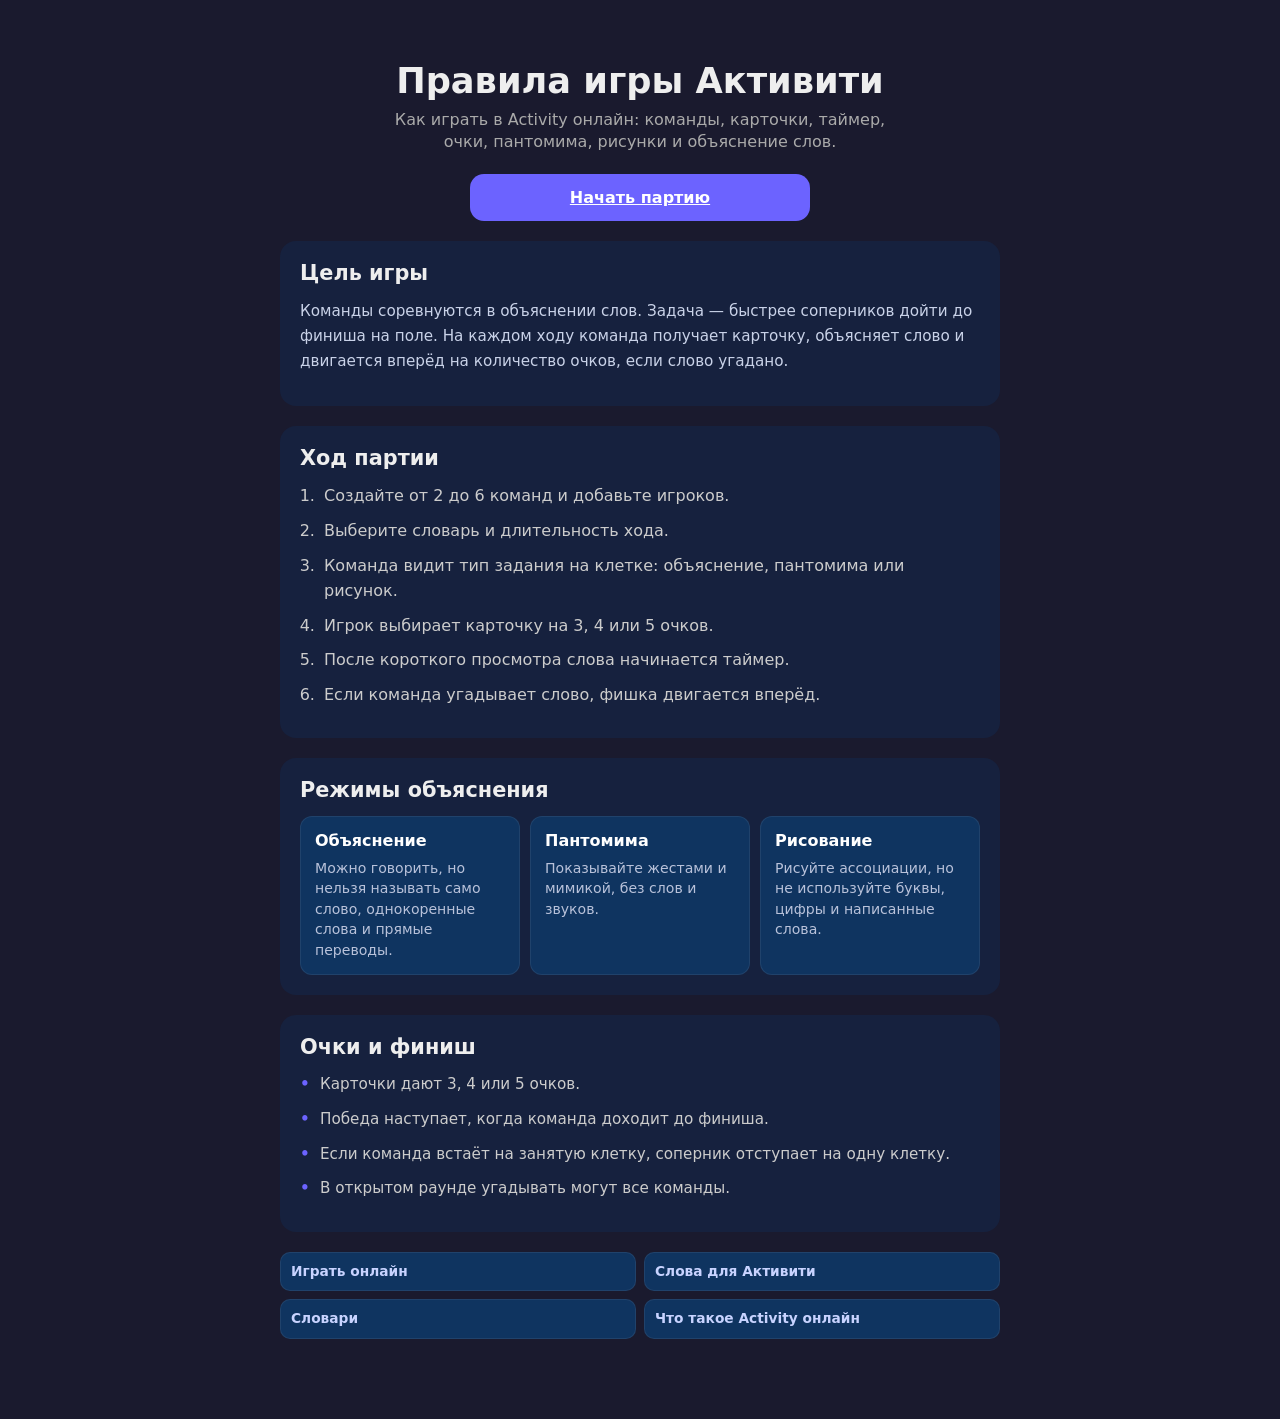
<file: rules/index.html>
<!DOCTYPE html>
<html lang="ru">
<head>
  <meta charset="UTF-8">
  <meta name="viewport" content="width=device-width, initial-scale=1.0">
  <title>Правила игры Активити — как играть в Activity онлайн</title>
  <meta name="description" content="Правила игры Активити: как делиться на команды, выбирать карточки, объяснять слова, играть в пантомиму и рисунки, считать очки и проходить поле.">
  <link rel="canonical" href="https://activity-game.ru/rules/">
  <meta property="og:type" content="article">
  <meta property="og:url" content="https://activity-game.ru/rules/">
  <meta property="og:title" content="Правила игры Активити">
  <meta property="og:description" content="Коротко и понятно: как играть в Активити онлайн, как идут ходы, за что начисляются очки и что такое открытый раунд.">
  <link rel="icon" type="image/svg+xml" href="/favicon.svg">
  <link rel="stylesheet" href="/style.css">
  <script type="text/javascript">
      (function(m,e,t,r,i,k,a){
          m[i]=m[i]||function(){(m[i].a=m[i].a||[]).push(arguments)};
          m[i].l=1*new Date();
          for (var j = 0; j < document.scripts.length; j++) {if (document.scripts[j].src === r) { return; }}
          k=e.createElement(t),a=e.getElementsByTagName(t)[0],k.async=1,k.src=r,a.parentNode.insertBefore(k,a)
      })(window, document,'script','https://mc.yandex.ru/metrika/tag.js?id=109002969', 'ym');

      ym(109002969, 'init', {ssr:true, webvisor:true, clickmap:true, ecommerce:"dataLayer", referrer: document.referrer, url: location.href, accurateTrackBounce:true, trackLinks:true});
  </script>
  <script type="application/ld+json">
  {
    "@context": "https://schema.org",
    "@type": "FAQPage",
    "mainEntity": [
      {
        "@type": "Question",
        "name": "Как играть в Активити Онлайн?",
        "acceptedAnswer": {
          "@type": "Answer",
          "text": "Игроки делятся на команды, выбирают сложность карточки и объясняют слово выбранным способом: словами, жестами или рисунком. Если команда угадывает слово за время хода, она получает очки и двигается по полю."
        }
      },
      {
        "@type": "Question",
        "name": "Сколько команд может играть?",
        "acceptedAnswer": {
          "@type": "Answer",
          "text": "В текущей версии можно создать до 6 команд и добавить игроков в каждую команду."
        }
      },
      {
        "@type": "Question",
        "name": "Что такое открытый раунд?",
        "acceptedAnswer": {
          "@type": "Answer",
          "text": "Открытый раунд — это редкий ход, в котором слово угадывают все команды одновременно. Угадавшая команда получает очки карточки, а команда-исполнитель получает бонус, если угадали соперники."
        }
      }
    ]
  }
  </script>
</head>
<body>
  <noscript><div><img src="https://mc.yandex.ru/watch/109002969" style="position:absolute; left:-9999px;" alt="" /></div></noscript>
  <main class="screen active content-page">
    <h1>Правила игры Активити</h1>
    <p class="subtitle">Как играть в Activity онлайн: команды, карточки, таймер, очки, пантомима, рисунки и объяснение слов.</p>
    <a class="btn btn-primary" href="/">Начать партию</a>

    <section class="section">
      <h2>Цель игры</h2>
      <p class="content-text">Команды соревнуются в объяснении слов. Задача — быстрее соперников дойти до финиша на поле. На каждом ходу команда получает карточку, объясняет слово и двигается вперёд на количество очков, если слово угадано.</p>
    </section>

    <section class="section">
      <h2>Ход партии</h2>
      <ol class="number-list">
        <li>Создайте от 2 до 6 команд и добавьте игроков.</li>
        <li>Выберите словарь и длительность хода.</li>
        <li>Команда видит тип задания на клетке: объяснение, пантомима или рисунок.</li>
        <li>Игрок выбирает карточку на 3, 4 или 5 очков.</li>
        <li>После короткого просмотра слова начинается таймер.</li>
        <li>Если команда угадывает слово, фишка двигается вперёд.</li>
      </ol>
    </section>

    <section class="section">
      <h2>Режимы объяснения</h2>
      <div class="info-grid">
        <div class="info-tile"><strong>Объяснение</strong><span>Можно говорить, но нельзя называть само слово, однокоренные слова и прямые переводы.</span></div>
        <div class="info-tile"><strong>Пантомима</strong><span>Показывайте жестами и мимикой, без слов и звуков.</span></div>
        <div class="info-tile"><strong>Рисование</strong><span>Рисуйте ассоциации, но не используйте буквы, цифры и написанные слова.</span></div>
      </div>
    </section>

    <section class="section">
      <h2>Очки и финиш</h2>
      <ul class="rule-list">
        <li>Карточки дают 3, 4 или 5 очков.</li>
        <li>Победа наступает, когда команда доходит до финиша.</li>
        <li>Если команда встаёт на занятую клетку, соперник отступает на одну клетку.</li>
        <li>В открытом раунде угадывать могут все команды.</li>
      </ul>
    </section>

    <nav class="seo-link-grid">
      <a href="/">Играть онлайн</a>
      <a href="/words/">Слова для Активити</a>
      <a href="/dictionaries/">Словари</a>
      <a href="/activity-online/">Что такое Activity онлайн</a>
    </nav>
  </main>
</body>
</html>
</file>
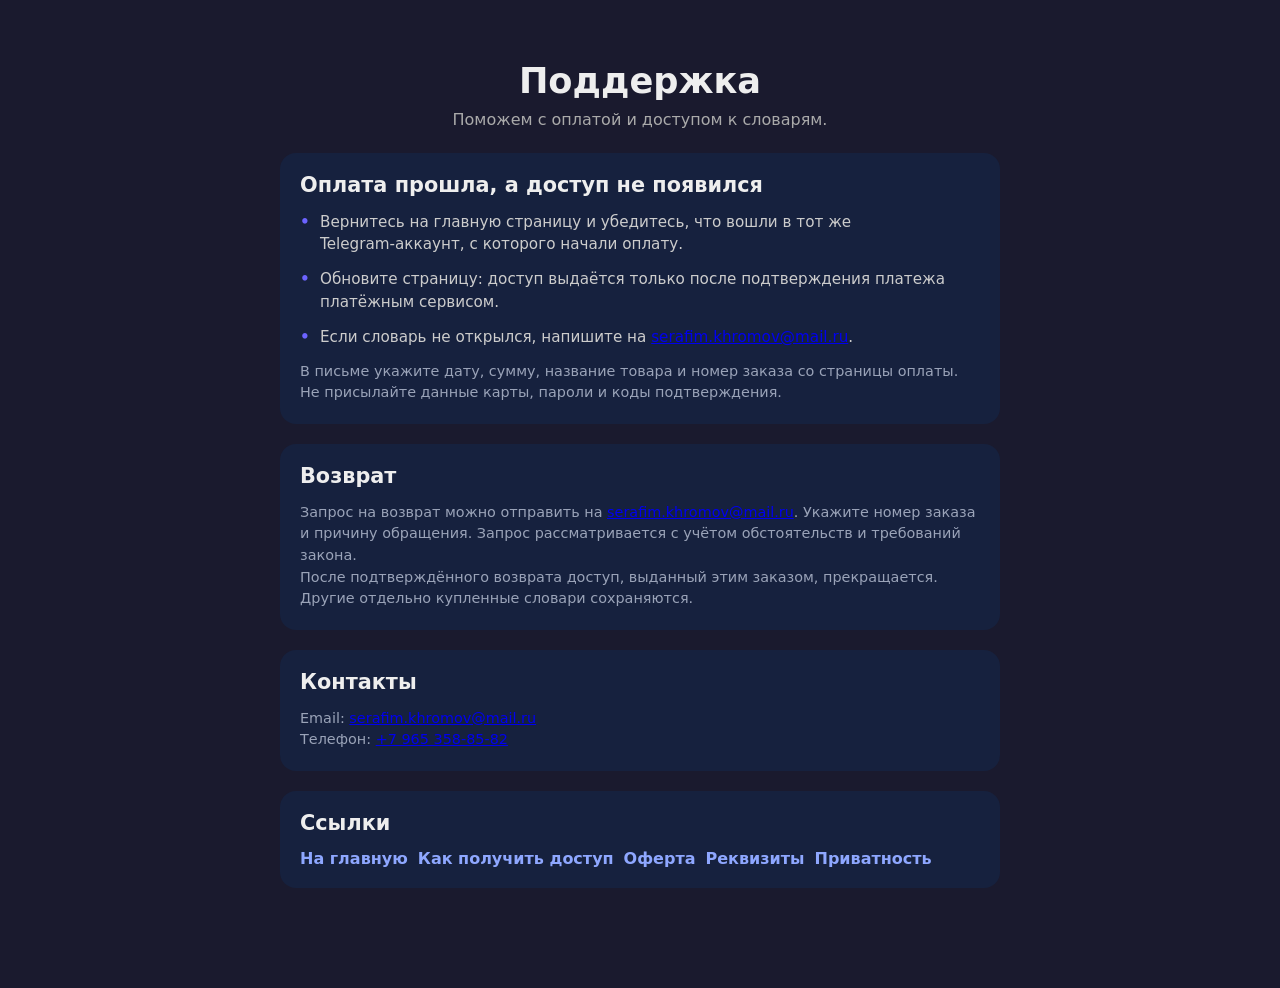
<file: support/index.html>
<!DOCTYPE html>
<html lang="ru">
<head>
  <meta charset="UTF-8">
  <meta name="viewport" content="width=device-width, initial-scale=1.0">
  <!-- Yandex.Metrika counter -->
  <script type="text/javascript">
      (function(m,e,t,r,i,k,a){
          m[i]=m[i]||function(){(m[i].a=m[i].a||[]).push(arguments)};
          m[i].l=1*new Date();
          for (var j = 0; j < document.scripts.length; j++) {if (document.scripts[j].src === r) { return; }}
          k=e.createElement(t),a=e.getElementsByTagName(t)[0],k.async=1,k.src=r,a.parentNode.insertBefore(k,a)
      })(window, document,'script','https://mc.yandex.ru/metrika/tag.js?id=109002969', 'ym');

      ym(109002969, 'init', {ssr:true, webvisor:true, clickmap:true, ecommerce:"dataLayer", referrer: document.referrer, url: location.href, accurateTrackBounce:true, trackLinks:true});
  </script>
  <!-- /Yandex.Metrika counter -->
  <title>Поддержка — Активити Онлайн</title>
  <meta name="description" content="Поддержка Активити Онлайн по оплате, доступу к словарям и возвратам.">
  <link rel="canonical" href="https://activity-game.ru/support/">
  <meta property="og:type" content="website">
  <meta property="og:url" content="https://activity-game.ru/support/">
  <meta property="og:title" content="Поддержка — Активити Онлайн">
  <meta property="og:description" content="Что делать, если оплата прошла, а словарь не открылся, и как запросить возврат.">
  <link rel="stylesheet" href="/style.css">
</head>
<body>
  <noscript><div><img src="https://mc.yandex.ru/watch/109002969" style="position:absolute; left:-9999px;" alt="" /></div></noscript>
  <main class="screen active content-page">
    <h1>Поддержка</h1>
    <p class="subtitle">Поможем с оплатой и доступом к словарям.</p>

    <section class="section">
      <h2>Оплата прошла, а доступ не появился</h2>
      <ol class="rule-list">
        <li>Вернитесь на главную страницу и убедитесь, что вошли в тот же Telegram‑аккаунт, с которого начали оплату.</li>
        <li>Обновите страницу: доступ выдаётся только после подтверждения платежа платёжным сервисом.</li>
        <li>Если словарь не открылся, напишите на <a href="mailto:serafim.khromov@mail.ru">serafim.khromov@mail.ru</a>.</li>
      </ol>
      <p class="stats-empty">В письме укажите дату, сумму, название товара и номер заказа со страницы оплаты. Не присылайте данные карты, пароли и коды подтверждения.</p>
    </section>

    <section class="section">
      <h2>Возврат</h2>
      <p class="stats-empty">Запрос на возврат можно отправить на <a href="mailto:serafim.khromov@mail.ru">serafim.khromov@mail.ru</a>. Укажите номер заказа и причину обращения. Запрос рассматривается с учётом обстоятельств и требований закона.</p>
      <p class="stats-empty">После подтверждённого возврата доступ, выданный этим заказом, прекращается. Другие отдельно купленные словари сохраняются.</p>
    </section>

    <section class="section">
      <h2>Контакты</h2>
      <p class="stats-empty">Email: <a href="mailto:serafim.khromov@mail.ru">serafim.khromov@mail.ru</a></p>
      <p class="stats-empty">Телефон: <a href="tel:+79653588582">+7 965 358-85-82</a></p>
    </section>

    <section class="section">
      <h2>Ссылки</h2>
      <div class="legal-links">
        <a href="/" target="_self">На главную</a>
        <a href="/access/" target="_self">Как получить доступ</a>
        <a href="/offer/" target="_self">Оферта</a>
        <a href="/requisites/" target="_self">Реквизиты</a>
        <a href="/privacy/" target="_self">Приватность</a>
      </div>
    </section>
  </main>
</body>
</html>
</file>
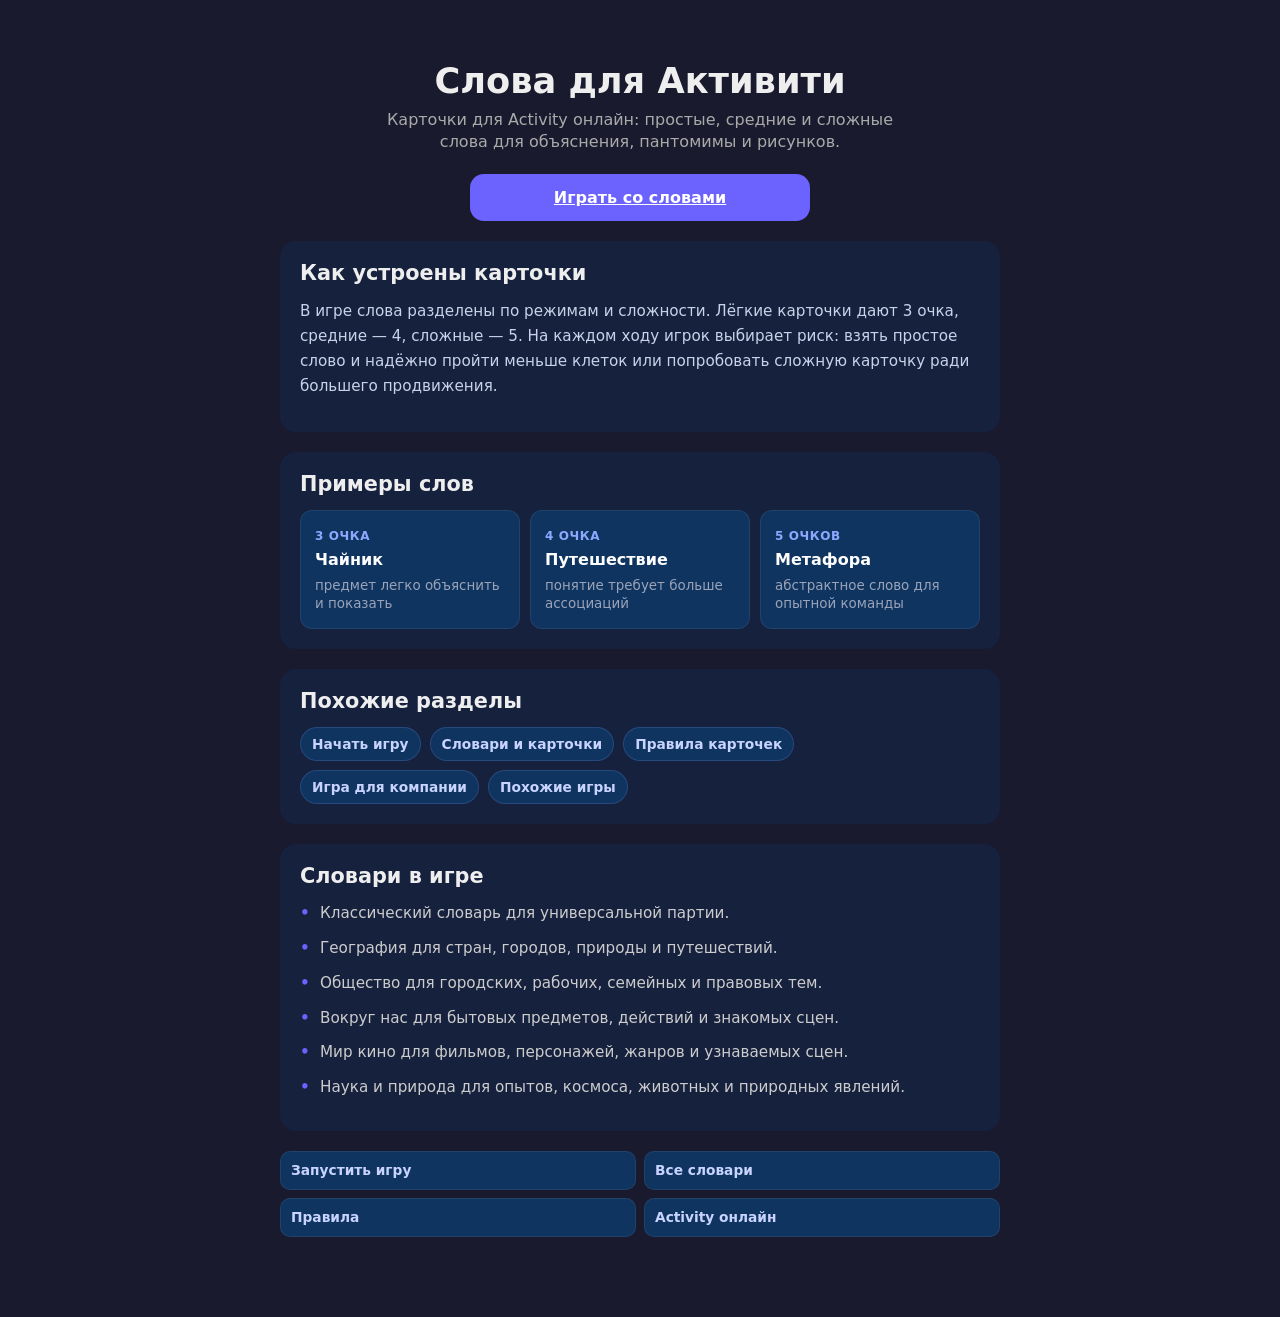
<file: words/index.html>
<!DOCTYPE html>
<html lang="ru">
<head>
  <meta charset="UTF-8">
  <meta name="viewport" content="width=device-width, initial-scale=1.0">
  <title>Слова для Активити — карточки для Activity онлайн</title>
  <meta name="description" content="Слова для Активити и Activity онлайн: примеры карточек для объяснения, пантомимы и рисования, уровни сложности 3, 4 и 5 очков.">
  <link rel="canonical" href="https://activity-game.ru/words/">
  <meta property="og:type" content="article">
  <meta property="og:url" content="https://activity-game.ru/words/">
  <meta property="og:title" content="Слова для Активити">
  <meta property="og:description" content="Примеры слов и карточек для Активити: объяснение словами, пантомима, рисунки и разные уровни сложности.">
  <link rel="icon" type="image/svg+xml" href="/favicon.svg">
  <link rel="stylesheet" href="/style.css">
  <script type="text/javascript">
      (function(m,e,t,r,i,k,a){
          m[i]=m[i]||function(){(m[i].a=m[i].a||[]).push(arguments)};
          m[i].l=1*new Date();
          for (var j = 0; j < document.scripts.length; j++) {if (document.scripts[j].src === r) { return; }}
          k=e.createElement(t),a=e.getElementsByTagName(t)[0],k.async=1,k.src=r,a.parentNode.insertBefore(k,a)
      })(window, document,'script','https://mc.yandex.ru/metrika/tag.js?id=109002969', 'ym');

      ym(109002969, 'init', {ssr:true, webvisor:true, clickmap:true, ecommerce:"dataLayer", referrer: document.referrer, url: location.href, accurateTrackBounce:true, trackLinks:true});
  </script>
</head>
<body>
  <noscript><div><img src="https://mc.yandex.ru/watch/109002969" style="position:absolute; left:-9999px;" alt="" /></div></noscript>
  <main class="screen active content-page">
    <h1>Слова для Активити</h1>
    <p class="subtitle">Карточки для Activity онлайн: простые, средние и сложные слова для объяснения, пантомимы и рисунков.</p>
    <a class="btn btn-primary" href="/">Играть со словами</a>

    <section class="section">
      <h2>Как устроены карточки</h2>
      <p class="content-text">В игре слова разделены по режимам и сложности. Лёгкие карточки дают 3 очка, средние — 4, сложные — 5. На каждом ходу игрок выбирает риск: взять простое слово и надёжно пройти меньше клеток или попробовать сложную карточку ради большего продвижения.</p>
    </section>

    <section class="section">
      <h2>Примеры слов</h2>
      <div class="word-example-grid">
        <div class="word-example"><span>3 очка</span><strong>Чайник</strong><em>предмет легко объяснить и показать</em></div>
        <div class="word-example"><span>4 очка</span><strong>Путешествие</strong><em>понятие требует больше ассоциаций</em></div>
        <div class="word-example"><span>5 очков</span><strong>Метафора</strong><em>абстрактное слово для опытной команды</em></div>
      </div>
    </section>

    <section class="section">
      <h2>Похожие разделы</h2>
      <div class="keyword-cloud">
        <a href="/">Начать игру</a>
        <a href="/dictionaries/">Словари и карточки</a>
        <a href="/rules/">Правила карточек</a>
        <a href="/games-for-company/">Игра для компании</a>
        <a href="/crocodile-alias-activity/">Похожие игры</a>
      </div>
    </section>

    <section class="section">
      <h2>Словари в игре</h2>
      <ul class="rule-list">
        <li>Классический словарь для универсальной партии.</li>
        <li>География для стран, городов, природы и путешествий.</li>
        <li>Общество для городских, рабочих, семейных и правовых тем.</li>
        <li>Вокруг нас для бытовых предметов, действий и знакомых сцен.</li>
        <li>Мир кино для фильмов, персонажей, жанров и узнаваемых сцен.</li>
        <li>Наука и природа для опытов, космоса, животных и природных явлений.</li>
      </ul>
    </section>

    <nav class="seo-link-grid">
      <a href="/">Запустить игру</a>
      <a href="/dictionaries/">Все словари</a>
      <a href="/rules/">Правила</a>
      <a href="/activity-online/">Activity онлайн</a>
    </nav>
  </main>
</body>
</html>
</file>
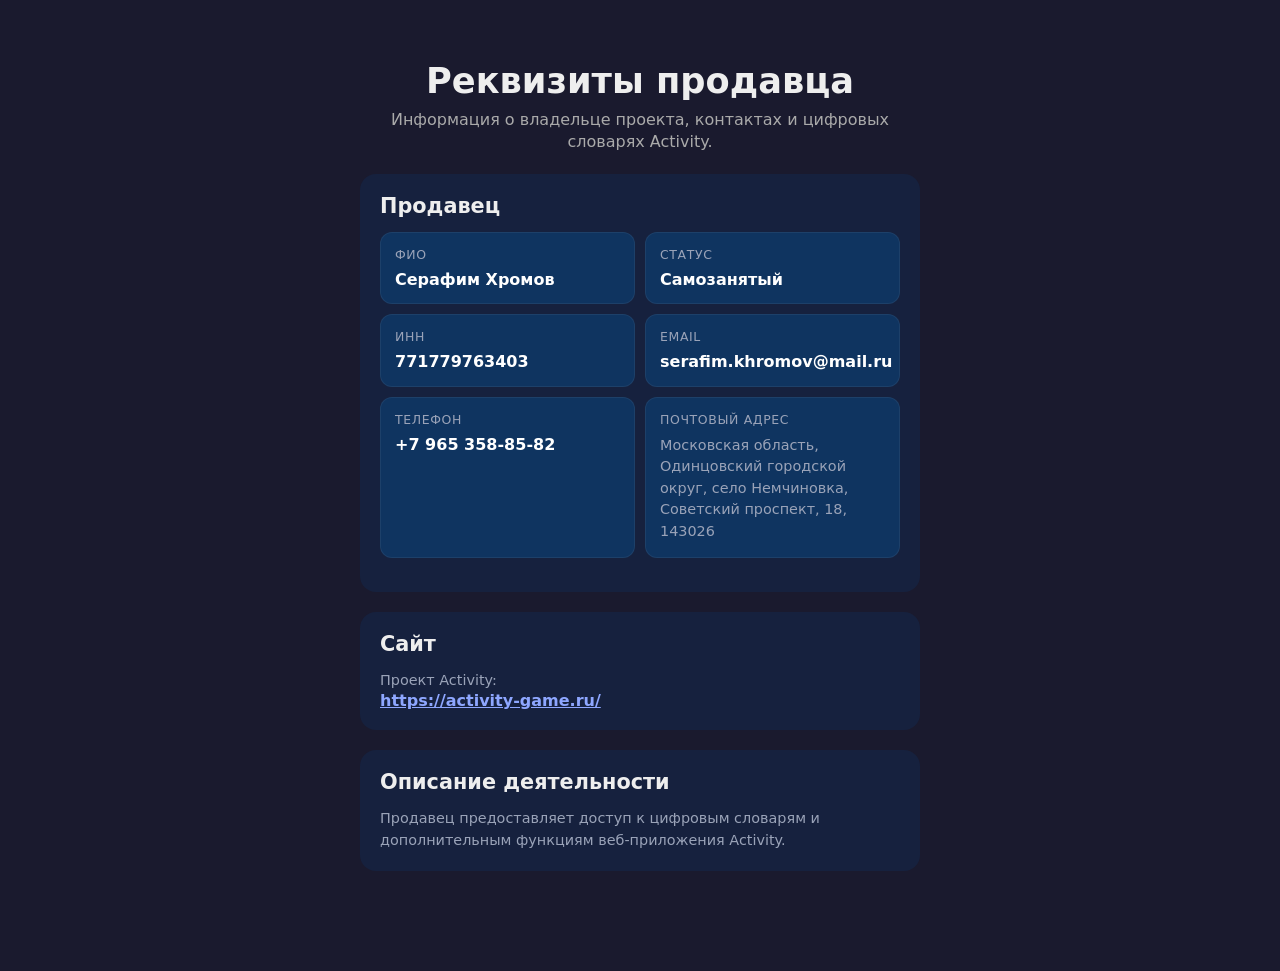
<file: requisites.html>
<!DOCTYPE html>
<html lang="ru">
<head>
  <meta charset="UTF-8">
  <meta name="viewport" content="width=device-width, initial-scale=1.0">
  <!-- Yandex.Metrika counter -->
  <script type="text/javascript">
      (function(m,e,t,r,i,k,a){
          m[i]=m[i]||function(){(m[i].a=m[i].a||[]).push(arguments)};
          m[i].l=1*new Date();
          for (var j = 0; j < document.scripts.length; j++) {if (document.scripts[j].src === r) { return; }}
          k=e.createElement(t),a=e.getElementsByTagName(t)[0],k.async=1,k.src=r,a.parentNode.insertBefore(k,a)
      })(window, document,'script','https://mc.yandex.ru/metrika/tag.js?id=109002969', 'ym');

      ym(109002969, 'init', {ssr:true, webvisor:true, clickmap:true, ecommerce:"dataLayer", referrer: document.referrer, url: location.href, accurateTrackBounce:true, trackLinks:true});
  </script>
  <!-- /Yandex.Metrika counter -->
  <title>Реквизиты продавца — Активити Онлайн</title>
  <meta name="description" content="Реквизиты продавца Активити Онлайн: контактные данные, ИНН, сайт и описание цифровых словарей.">
  <meta name="robots" content="noindex,follow">
  <link rel="canonical" href="https://activity-game.ru/requisites/">
  <meta property="og:type" content="website">
  <meta property="og:url" content="https://activity-game.ru/requisites/">
  <meta property="og:title" content="Реквизиты продавца — Активити Онлайн">
  <meta property="og:description" content="Контактные данные, ИНН и информация о владельце проекта Активити Онлайн.">
  <link rel="stylesheet" href="/style.css">
</head>
<body>
  <noscript><div><img src="https://mc.yandex.ru/watch/109002969" style="position:absolute; left:-9999px;" alt="" /></div></noscript>
  <main class="screen active">
    <h1>Реквизиты продавца</h1>
    <p class="subtitle">Информация о владельце проекта, контактах и цифровых словарях Activity.</p>

    <section class="section">
      <h2>Продавец</h2>
      <div class="stats-grid">
        <div class="stat-card">
          <div class="stat-label">ФИО</div>
          <div class="account-name">Серафим Хромов</div>
        </div>
        <div class="stat-card">
          <div class="stat-label">Статус</div>
          <div class="account-name">Самозанятый</div>
        </div>
        <div class="stat-card">
          <div class="stat-label">ИНН</div>
          <div class="account-name">771779763403</div>
        </div>
        <div class="stat-card">
          <div class="stat-label">Email</div>
          <div class="account-name">serafim.khromov@mail.ru</div>
        </div>
        <div class="stat-card">
          <div class="stat-label">Телефон</div>
          <div class="account-name">+7 965 358-85-82</div>
        </div>
        <div class="stat-card">
          <div class="stat-label">Почтовый адрес</div>
          <div class="stats-empty">Московская область, Одинцовский городской округ, село Немчиновка, Советский проспект, 18, 143026</div>
        </div>
      </div>
    </section>

    <section class="section">
      <h2>Сайт</h2>
      <p class="stats-empty">Проект Activity:</p>
      <p><a class="requisites-link" href="https://activity-game.ru/">https://activity-game.ru/</a></p>
    </section>

    <section class="section">
      <h2>Описание деятельности</h2>
      <p class="stats-empty">Продавец предоставляет доступ к цифровым словарям и дополнительным функциям веб-приложения Activity.</p>
    </section>
  </main>
</body>
</html>
</file>
<file: style.css>
*{box-sizing:border-box;margin:0;padding:0}
html,body{width:100%;max-width:100%;overflow-x:hidden}
body{font-family:'Segoe UI',system-ui,sans-serif;background:#1a1a2e;color:#eee;min-height:100vh;display:flex;align-items:flex-start;justify-content:center;padding:36px 0 56px;overscroll-behavior-x:none}
.skip-link{position:absolute;left:16px;top:12px;z-index:1000;transform:translateY(-160%);background:#fff;color:#10162b;border-radius:10px;padding:10px 14px;font-weight:900;text-decoration:none;box-shadow:0 8px 24px rgba(0,0,0,.35)}
.skip-link:focus{transform:translateY(0)}
.screen{width:100%;max-width:600px;min-width:0;padding:24px 20px;display:none}
.screen.active{display:block}
h1{font-size:2.2rem;font-weight:800;text-align:center;margin-bottom:8px}
#screen-setup>h1,#screen-rules>h1,#screen-profile>h1{transform:translateY(-25px)}
h2{font-size:1.3rem;font-weight:700;margin-bottom:14px}
.subtitle{text-align:center;color:#aaa;margin:0 auto 22px;max-width:520px;line-height:1.35}
.seo-link-grid a,.keyword-cloud a,.text-link{color:#c8d3ff;text-decoration:none;font-weight:800}
.seo-link-grid a:hover,.keyword-cloud a:hover,.text-link:hover{color:#fff;text-decoration:underline}
.content-text{color:#c9d2e8;font-size:.95rem;line-height:1.65;margin-bottom:12px}
code{background:rgba(142,167,255,.12);border:1px solid rgba(142,167,255,.18);border-radius:6px;color:#dbe3ff;padding:1px 5px;font-family:ui-monospace,SFMono-Regular,Menlo,Consolas,monospace;font-size:.9em}
.seo-panel{border-top:1px solid rgba(255,255,255,.08);margin-top:28px;padding:18px 0 0}
.seo-panel h2{font-size:1rem;color:#dbe3ff;margin-bottom:8px}
.seo-panel p{font-size:.88rem;color:#8d96ad;line-height:1.55;margin-bottom:12px}
.seo-links{display:flex;flex-wrap:wrap;gap:9px 14px;margin-top:10px}
.seo-links a{color:#8ea7ff;text-decoration:none;font-weight:800;font-size:.88rem}
.seo-links a:hover{color:#fff;text-decoration:underline}
.seo-link-grid{display:grid;grid-template-columns:repeat(2,minmax(0,1fr));gap:8px;margin-top:12px}
.seo-link-grid a{background:#0f3460;border:1px solid rgba(255,255,255,.07);border-radius:10px;padding:10px;line-height:1.25;font-size:.86rem}
.brand-note{color:#8d96ad !important;font-size:.78rem !important;line-height:1.5 !important;margin-top:16px !important;margin-bottom:0 !important}
.content-page{max-width:760px}
.content-page .btn-primary{max-width:340px;margin:0 auto 20px}
.number-list{margin-left:20px;color:#ccc;line-height:1.55}
.number-list li{margin-bottom:10px;padding-left:4px}
.info-grid{display:grid;grid-template-columns:repeat(3,minmax(0,1fr));gap:10px}
.info-tile,.word-example,.dictionary-row{background:#0f3460;border:1px solid rgba(255,255,255,.07);border-radius:12px;padding:14px}
.info-tile strong,.word-example strong,.dictionary-row strong{display:block;color:#fff;font-size:1rem;line-height:1.25;margin-bottom:7px}
.info-tile span,.dictionary-row span{display:block;color:#b9c2da;font-size:.88rem;line-height:1.45}
.keyword-cloud{display:flex;flex-wrap:wrap;gap:9px}
.keyword-cloud a{background:#0f3460;border:1px solid rgba(142,167,255,.18);border-radius:999px;padding:8px 11px;font-size:.86rem}
.word-example-grid{display:grid;grid-template-columns:repeat(3,minmax(0,1fr));gap:10px}
.word-example span{display:inline-block;color:#8ea7ff;font-size:.75rem;font-weight:900;text-transform:uppercase;letter-spacing:.05em;margin-bottom:7px}
.word-example em{display:block;color:#9aa3b8;font-size:.84rem;line-height:1.4;font-style:normal}
.dictionary-list{display:grid;gap:10px}
.comparison-table{display:grid;gap:1px;background:rgba(255,255,255,.08);border-radius:12px;overflow:hidden}
.comparison-table>div{display:grid;grid-template-columns:.8fr 1.3fr 1.3fr;gap:1px;background:rgba(255,255,255,.08)}
.comparison-table strong,.comparison-table span{background:#0f3460;padding:12px;color:#dbe3ff;font-size:.86rem;line-height:1.35}
.comparison-table strong{color:#fff}

/* Navigation Pill */
.nav-pill {
  display: flex;
  background: #16213e;
  padding: 4px;
  border-radius: 999px;
  margin: 0 auto 24px;
  width: fit-content;
  max-width: 100%;
  border: 1px solid rgba(255,255,255,0.05);
}
.nav-item {
  border: 0;
  font-family: inherit;
  background: transparent;
  padding: 8px 24px;
  border-radius: 999px;
  cursor: pointer;
  font-size: 0.95rem;
  font-weight: 700;
  transition: all 0.2s;
  color: #888;
}
.nav-item.active {
  background: #6c63ff;
  color: #fff;
  box-shadow: 0 4px 12px rgba(108, 99, 255, 0.3);
}
.nav-item:hover:not(.active) {
  color: #eee;
  background: rgba(255,255,255,0.05);
}
button:focus-visible,
a:focus-visible,
input:focus-visible,
.dict-card:focus-visible,
.diff-card:focus-visible,
.dict-info-trigger:focus-visible {
  outline: 3px solid rgba(142,167,255,.95);
  outline-offset: 3px;
}
.nav-item:focus-visible {
  outline-offset: 2px;
}
.setup-note{margin:0 10px 12px;color:#8f98ad;font-size:.78rem;line-height:1.4;text-align:center}
.other-game-link{text-align:center;margin:6px 0 0;font-size:.88rem;line-height:1.4}
.other-game-link a{display:inline-flex;align-items:center;justify-content:center;min-height:44px;max-width:100%;padding:8px 12px;color:#c8d3ff;font-weight:600;text-decoration:underline;text-underline-offset:3px}
.other-game-link a:hover{color:#fff}
.turn-tip{margin:-4px 0 12px;color:#b9c2da;font-size:.9rem;line-height:1.45;text-align:center}

/* Rules Section Styles */
.rule-list {list-style:none;margin-top:10px}
.rule-list li {margin-bottom:12px;padding-left:20px;position:relative;color:#ccc;line-height:1.5;font-size:0.95rem}
.rule-list li::before {content:'•';color:#6c63ff;position:absolute;left:0;font-weight:bold}
.highlight {color:#fff;font-weight:600}

/* Buttons */
.btn{display:flex;align-items:center;justify-content:center;gap:8px;padding:14px 20px;border:none;border-radius:14px;font-size:1rem;font-weight:700;cursor:pointer;transition:transform .1s;width:100%;margin-bottom:10px}
.btn:active{transform:scale(.97)}
.btn-primary{background:#6c63ff;color:#fff}
.btn-success{background:#22c55e;color:#fff;font-size:1.15rem;padding:18px}
.btn-fail{background:#ef4444;color:#fff;font-size:1.15rem;padding:18px}
.btn-danger{background:#ef4444;color:#fff}
.btn-secondary{background:#374151;color:#eee}
.btn-sm{padding:8px 14px;font-size:.85rem;width:auto;border-radius:8px;margin-bottom:0}
.btn-row{display:flex;gap:10px;margin-bottom:10px}
.btn-row .btn{margin-bottom:0}

/* Setup */
.section{background:#16213e;border-radius:16px;padding:20px;margin-bottom:20px}
.account-section{display:flex;flex-direction:column;gap:14px}
.account-card{background:#0f3460;border:1px solid rgba(255,255,255,.08);border-radius:14px;padding:14px}
.account-state{display:flex;align-items:center;gap:12px}
.account-state{margin-bottom:12px}
.account-avatar{width:48px;height:48px;border-radius:50%;display:flex;align-items:center;justify-content:center;background:#6c63ff;color:#fff;font-weight:800;font-size:.95rem;flex-shrink:0;overflow:hidden}
.account-avatar.placeholder{background:linear-gradient(135deg,#6c63ff,#3b82f6)}
.account-avatar img{width:100%;height:100%;object-fit:cover}
.account-copy{min-width:0}
.account-name{font-size:1rem;font-weight:800;color:#fff;line-height:1.2}
.account-meta{font-size:.85rem;color:#9aa3b8;line-height:1.4;margin-top:4px}
.account-subtitle{color:#9aa3b8;font-size:.9rem;line-height:1.45}
.account-actions{display:flex;align-items:center;justify-content:space-between;gap:10px}
.profile-actions{margin-top:4px}
.account-login-area{display:flex;justify-content:flex-start;min-height:40px}
.account-login-area:empty{display:none}
.account-note{font-size:.82rem;color:#9aa3b8;line-height:1.45}
.purchase-card{background:#0f3460;border:1px solid rgba(255,255,255,.08);border-radius:14px;padding:16px}
.purchase-head{display:flex;align-items:flex-start;justify-content:space-between;gap:14px;margin-bottom:14px}
.purchase-eyebrow{font-size:.72rem;font-weight:800;letter-spacing:.04em;text-transform:uppercase;color:#a8a1ff;margin-bottom:5px}
.purchase-price{font-size:1.35rem;font-weight:900;color:#fff;line-height:1.15}
.purchase-price span{font-size:.8rem;font-weight:700;color:#9aa3b8;text-decoration:line-through}
.purchase-head p{font-size:.84rem;color:#b9c2da;margin-top:6px;max-width:330px;line-height:1.4}
.purchase-status{display:inline-flex;align-items:center;border-radius:999px;background:#16213e;color:#dbe3ff;padding:6px 9px;font-size:.72rem;font-weight:800;white-space:nowrap}
.purchase-action{margin:0}
.purchase-action:disabled{opacity:.52;cursor:not-allowed;transform:none}
.purchase-note{font-size:.78rem;color:#9aa3b8;line-height:1.4;margin-top:9px}
.telegram-login-stack{display:flex;flex-direction:column;align-items:flex-start;gap:10px}
.telegram-switch-btn{background:transparent;border:1px solid rgba(142,167,255,.4);color:#c8d3ff}
.telegram-switch-btn:hover{border-color:#8ea7ff;color:#fff}
.telegram-switch-note{max-width:340px}
.account-logout{flex-shrink:0;margin-bottom:0}
.stats-grid{display:grid;grid-template-columns:repeat(2,minmax(0,1fr));gap:10px;margin-bottom:14px}
.stat-card{background:#0f3460;border:1px solid rgba(255,255,255,.06);border-radius:12px;padding:14px}
.stat-label{font-size:.78rem;color:#9aa3b8;text-transform:uppercase;letter-spacing:.05em;margin-bottom:8px}
.stat-value{font-size:1.7rem;font-weight:900;color:#fff;line-height:1}
.stats-subtitle{font-size:.88rem;font-weight:800;color:#fff;margin:16px 0 10px}
.stats-empty{font-size:.9rem;color:#9aa3b8;line-height:1.5}
.games-list{display:flex;flex-direction:column;gap:10px}
.game-item{background:#0f3460;border:1px solid rgba(255,255,255,.06);border-radius:12px;padding:12px 14px}
.game-item.clickable{cursor:pointer;transition:transform .12s,border-color .12s,background .12s}
.game-item.clickable:hover{transform:translateY(-1px);border-color:rgba(108,99,255,.35);background:#133d6b}
.game-item-head{display:flex;align-items:flex-start;justify-content:space-between;gap:12px;margin-bottom:8px}
.game-winner{font-weight:800;color:#fff;line-height:1.2}
.game-date{font-size:.8rem;color:#9aa3b8;flex-shrink:0}
.game-meta{display:flex;flex-wrap:wrap;gap:6px}
.game-tag{background:#16213e;border-radius:999px;padding:4px 8px;font-size:.76rem;color:#b9c2da}
.game-open{margin-top:10px;font-size:.8rem;font-weight:700;color:#8ea7ff}
.requisites-link{color:#8ea7ff;font-weight:700;word-break:break-word}
.requisites-link:hover{color:#c8d3ff}
.team-block{background:#0f3460;border:1px solid rgba(255,255,255,.08);border-radius:12px;padding:14px;margin-bottom:10px}
.team-header{display:flex;align-items:center;gap:10px}
.team-color-dot{width:10px;height:10px;border-radius:50%;flex:0 0 auto;box-shadow:0 0 0 3px rgba(255,255,255,.06)}
.team-name-input{background:transparent;border:none;color:#fff;font-size:1rem;font-weight:700;padding:4px 0;outline:none;flex:1;min-width:0}
.add-team-btn{background:rgba(108,99,255,.06);border:1px solid rgba(108,99,255,.48);color:#aaa4ff;border-radius:12px;padding:11px 12px;width:100%;cursor:pointer;font-size:.95rem;font-weight:700}
.add-team-btn:hover{background:rgba(108,99,255,.13);border-color:#6c63ff;color:#c8c4ff}
.setting-row{display:flex;align-items:center;justify-content:space-between;margin-bottom:14px}
.setting-row label{font-size:.95rem;color:#bbb;display:flex;align-items:center;gap:8px}
/* Time slider */
.time-slider-wrap{display:flex;align-items:center;gap:12px;min-width:220px;justify-content:flex-end}
#turn-time{-webkit-appearance:none;appearance:none;width:150px;height:6px;border-radius:999px;background:rgba(108,99,255,.22);outline:none}
#turn-time::-webkit-slider-thumb{-webkit-appearance:none;appearance:none;width:18px;height:18px;border-radius:50%;background:#6c63ff;border:2px solid #dbe3ff;box-shadow:0 2px 8px rgba(0,0,0,.25);cursor:pointer}
#turn-time::-moz-range-thumb{width:18px;height:18px;border-radius:50%;background:#6c63ff;border:2px solid #dbe3ff;box-shadow:0 2px 8px rgba(0,0,0,.25);cursor:pointer}
#turn-time::-moz-range-track{height:6px;border-radius:999px;background:rgba(108,99,255,.22)}
.time-slider-value{min-width:72px;text-align:center;background:#0f3460;border-radius:12px;padding:8px 10px;color:#fff;font-weight:800}
/* Switch */
.switch{position:relative;display:inline-block;width:44px;height:24px}
.switch input{opacity:0;width:0;height:0}
.slider{position:absolute;cursor:pointer;top:0;left:0;right:0;bottom:0;background-color:#374151;transition:.4s;border-radius:24px}
.slider:before{position:absolute;content:"";height:18px;width:18px;left:3px;bottom:3px;background-color:white;transition:.4s;border-radius:50%}
input:checked+.slider{background-color:#6c63ff}
input:checked+.slider:before{transform:translateX(20px)}
/* Tooltip */
.tooltip-trigger{display:inline-flex;align-items:center;justify-content:center;width:18px;height:18px;background:#6c63ff;color:#fff;border-radius:50%;font-size:.7rem;cursor:help;font-weight:bold;position:relative}
.tooltip-trigger .tooltip-text{visibility:hidden;width:450px !important;background:#1a1a2e !important;color:#fff !important;text-align:left;padding:20px !important;border-radius:12px !important;position:absolute;z-index:100 !important;bottom:150% !important;left:50% !important;margin-left:-225px !important;font-size:.95rem !important;line-height:1.6 !important;opacity:0;transition:opacity .2s;box-shadow:0 8px 24px rgba(0,0,0,0.5) !important;border:1px solid #6c63ff !important;font-weight:400 !important}
.tooltip-trigger:hover .tooltip-text{visibility:visible !important;opacity:1 !important}

/* Board */
.board-wrap{background:#16213e;border-radius:16px;padding:14px;margin-bottom:16px}
.board-info{font-size:.84rem;color:#c4cbe0;margin-bottom:12px;display:flex;flex-wrap:wrap;gap:8px}
.board-team-label{display:flex;align-items:center;gap:5px}
.board-grid{display:grid;gap:4px}
.board-cell{position:relative;container-type:inline-size;border-radius:10px;display:flex;flex-direction:column;align-items:center;justify-content:center;aspect-ratio:1;overflow:hidden;min-height:0;border:1px solid rgba(255,255,255,.05);box-shadow:inset 0 -10px 18px rgba(0,0,0,.12)}
.board-cell.mode-e{background:#3d3180}
.board-cell.mode-a{background:#7a1e1e}
.board-cell.mode-d{background:#7a5500}
.board-cell.start-cell{box-shadow:inset 0 0 0 1px rgba(255,255,255,.24), inset 0 -10px 18px rgba(0,0,0,.12)}
.board-cell.fin-cell{background:linear-gradient(180deg,#24513a,#173a2a);border:1px solid rgba(34,197,94,.58);box-shadow:inset 0 0 0 1px rgba(34,197,94,.22), inset 0 -10px 18px rgba(0,0,0,.14)}
.board-cell.empty{background:transparent}
/* строки и разделители змейки */
.board-rows{display:flex;flex-direction:column}
.board-row{display:grid;grid-template-columns:repeat(7,1fr);gap:5px}
.board-turn{height:18px;display:grid;grid-template-columns:repeat(7,1fr);gap:5px;align-items:center;margin:1px 0}
.board-turn span{width:100%;height:16px;border-radius:8px;display:flex;align-items:center;justify-content:center;background:#253259;border:1px solid rgba(142,167,255,.28);color:#dbe3ff;box-shadow:0 4px 10px rgba(0,0,0,.18)}
.board-turn svg{width:12px;height:12px;display:block;overflow:visible;fill:none;stroke:currentColor;stroke-width:2;stroke-linecap:round;stroke-linejoin:round;transform:translateY(1px)}
.turn-right .turn-down{grid-column:7;justify-self:center}
.turn-left .turn-down{grid-column:1;justify-self:center}
.cn{position:relative;z-index:2;font-size:clamp(.84rem,3.1vw,1.05rem);font-weight:900;color:rgba(255,255,255,.86);line-height:1;text-shadow:0 1px 4px rgba(0,0,0,.28)}
.cell-caption{position:absolute;z-index:3;top:6px;left:50%;transform:translateX(-50%);font-size:.5rem;font-weight:900;line-height:1;color:rgba(255,255,255,.62);text-transform:uppercase;letter-spacing:.04em;white-space:nowrap}
.fin-cell .cell-caption{top:6px;color:#c7f9dc;font-size:.48rem;letter-spacing:0}
.fin-cell .cn{color:#f0fff5}
.board-cell.current{outline:4px solid #fff;outline-offset:-2px;z-index:3}
.board-cell.current .cn{color:#fff}
.tokens{--tok-size:10px;position:absolute;z-index:1;left:4px;right:4px;bottom:6px;display:flex;flex-wrap:wrap;gap:2px;justify-content:center;align-items:center;font-size:var(--tok-size)}
.tokens-count-1{--tok-size:clamp(13px,24cqw,18px)}
.tokens-count-2{--tok-size:clamp(12px,22cqw,17px)}
.tokens-count-3{--tok-size:clamp(11px,20cqw,16px)}
.tokens-count-4{--tok-size:clamp(10px,18cqw,15px)}
.tokens-count-5{--tok-size:clamp(9px,16cqw,13px)}
.tokens-count-6{--tok-size:clamp(8px,14cqw,12px)}
.tok{width:1em;height:1em;border-radius:50%;flex-shrink:0;border:1px solid rgba(0,0,0,.35);box-shadow:0 1px 4px rgba(0,0,0,.28)}
.tokens-cluster{left:50%;right:auto;top:56%;bottom:auto;width:0;height:0;display:block;transform:translate(-50%,-50%)}
.start-cell .tokens-cluster,.fin-cell .tokens-cluster{top:60%}
.tokens-cluster .tok{position:absolute;left:0;top:0;border-width:1px;transform:translate(calc(-50% + var(--tx)),calc(-50% + var(--ty)))}
.board-legend{display:flex;gap:12px;margin-top:12px;flex-wrap:wrap}
.leg{display:flex;align-items:center;gap:5px;font-size:.78rem;color:#c4cbe0}
.leg-dot{width:12px;height:12px;border-radius:4px;flex-shrink:0}

/* Mode pill */
.mode-pill{display:inline-flex;align-items:center;gap:6px;border-radius:999px;padding:5px 14px;font-size:.9rem;font-weight:700}
.mode-pill.mode-e{background:#3d3180}
.mode-pill.mode-a{background:#7a1e1e}
.mode-pill.mode-d{background:#7a5500}

/* Turn start */
.turn-header{text-align:center;margin-bottom:20px}
.team-badge{display:inline-block;border-radius:999px;padding:7px 22px;font-weight:700;font-size:1.1rem;color:#fff;margin-bottom:5px}
.cell-label{font-size:.88rem;color:#aaa}
.mode-block{text-align:center;margin:12px 0 18px}
.mode-icon-big{font-size:3.5rem;display:block;margin-bottom:8px}
.mode-name-big{font-size:1.7rem;font-weight:800;margin-bottom:6px}
.mode-hint{color:#aaa;font-size:.92rem;max-width:320px;margin:0 auto;line-height:1.5}

/* Card selection — difficulty only */
.diff-grid{display:grid;grid-template-columns:1fr 1fr 1fr;gap:12px;margin-bottom:16px}
.diff-card{display:block;width:100%;font-family:inherit;color:inherit;background:#16213e;border:2px solid #2a2a4a;border-radius:16px;padding:20px 10px;text-align:center;cursor:pointer;transition:border-color .15s,transform .1s}
.diff-card:hover{border-color:#6c63ff;transform:scale(1.03)}
.diff-card:active{transform:scale(.97)}
.diff-pts{font-size:2rem;font-weight:900;margin-bottom:4px}
.diff-pts.easy{color:#22c55e}
.diff-pts.medium{color:#f59e0b}
.diff-pts.hard{color:#ef4444}
.diff-label{font-size:.8rem;font-weight:600;color:#aaa;margin-bottom:6px}
.diff-moves{font-size:.75rem;color:#555}

/* Preview */
.preview-body{text-align:center;padding:10px 0}
.preview-mode-pill{margin-bottom:20px;display:inline-flex}
.open-round-alert {
  background: #ef444422;
  border: 1px solid #ef4444;
  color: #ef4444;
  padding: 10px 16px;
  border-radius: 12px;
  margin-bottom: 20px;
  font-weight: 700;
  display: inline-block;
}
.preview-word{font-size:2.6rem;font-weight:900;letter-spacing:-1px;background:#16213e;border-radius:20px;padding:32px 24px;margin-bottom:20px;line-height:1.1;overflow-wrap:anywhere}
.countdown-ring{font-size:3rem;font-weight:900;color:#6c63ff;margin-bottom:8px}
.countdown-ring.urgent{color:#ef4444;animation:pulse .5s infinite alternate}

/* Explaining */
.playing-header{display:flex;align-items:center;justify-content:space-between;margin-bottom:14px}
.timer{font-size:2rem;font-weight:800}
.timer.urgent{color:#ef4444;animation:pulse .5s infinite alternate}
@keyframes pulse{from{opacity:1}to{opacity:.4}}
.word-card{background:#16213e;border-radius:20px;padding:36px 24px;text-align:center;margin-bottom:14px;min-height:150px;display:flex;align-items:center;justify-content:center}
.word-text{font-size:2.4rem;font-weight:900;letter-spacing:-1px;line-height:1.1;overflow-wrap:anywhere}
.pts-hint{color:#aaa;font-size:.85rem;text-align:center;margin-bottom:14px}
.pos-row{display:flex;gap:6px;flex-wrap:wrap;margin-top:8px}
.pos-badge{background:#16213e;border-radius:8px;padding:4px 10px;font-size:.82rem;color:#aaa}

/* Tooltip */
.tooltip-trigger{position:relative;display:inline-flex;align-items:center;justify-content:center;width:18px;height:18px;background:#6c63ff;color:#fff;border-radius:50%;font-size:.7rem;cursor:help}
.tooltip-text{visibility:hidden;width:200px;background:#333;color:#fff;text-align:center;padding:8px;border-radius:6px;position:absolute;z-index:1;bottom:125%;left:50%;margin-left:-100px;font-size:.8rem;line-height:1.2;opacity:0;transition:opacity .3s}
.tooltip-trigger:hover .tooltip-text{visibility:visible;opacity:1}

/* Dictionary selection */
.dict-grid{display:grid;grid-template-columns:repeat(auto-fill, minmax(130px, 1fr));gap:8px}
.dict-card{background:#0f3460;border:2px solid #1e2d4a;border-radius:12px;padding:10px;cursor:pointer;position:relative;transition:border-color .15s,opacity .15s,transform .15s;user-select:none;text-align:center;z-index:0}
.dict-card:hover:not(.locked){border-color:#6c63ff}
.dict-card.selected{border-color:#6c63ff;background:#16213e}
.dict-card.locked{opacity:.82;cursor:default}
.dict-card:hover,
.dict-card:focus-within{z-index:30}
.dict-icon{font-size:1.4rem;line-height:1;margin-bottom:4px}
.dict-name{font-weight:800;font-size:.85rem;margin-bottom:1px}
.dict-sub-row{display:flex;align-items:center;justify-content:center;gap:6px;min-height:1.4em;margin-bottom:8px}
.dict-sub{font-size:.7rem;color:#aaa;line-height:1.2}
.dict-info-trigger{position:relative;display:inline-flex;align-items:center;justify-content:center;width:16px;height:16px;border-radius:50%;background:rgba(108,99,255,.18);border:1px solid rgba(108,99,255,.38);color:#dbe3ff;font-size:.62rem;font-weight:800;cursor:help;flex:0 0 auto}
.dict-info-trigger:focus .dict-info-tooltip,
.dict-info-trigger:hover .dict-info-tooltip{visibility:visible;opacity:1}
.dict-info-tooltip{visibility:hidden;opacity:0;transition:opacity .18s ease;position:absolute;z-index:40;left:50%;top:calc(100% + 10px);transform:translateX(-50%);width:210px;padding:10px 12px;border-radius:12px;background:rgba(8,15,32,.98);border:1px solid rgba(142,167,255,.18);box-shadow:0 14px 28px rgba(0,0,0,.34);color:#eef2ff;font-size:.75rem;line-height:1.45;font-weight:500;text-align:left;pointer-events:none}
.dict-info-tooltip::before{content:"";position:absolute;left:50%;top:-6px;transform:translateX(-50%) rotate(45deg);width:12px;height:12px;background:rgba(8,15,32,.98);border-left:1px solid rgba(142,167,255,.18);border-top:1px solid rgba(142,167,255,.18)}
.dict-words{font-size:.65rem;color:#6c63ff;font-weight:600}
.dict-badge{position:absolute;top:6px;right:6px;background:#2a2a4a;border-radius:6px;padding:1px 6px;font-size:.65rem;color:#888;font-weight:600}
.dict-check{position:absolute;top:6px;right:6px;background:#6c63ff;border-radius:50%;width:16px;height:16px;display:flex;align-items:center;justify-content:center;font-size:.65rem;line-height:1}
.dict-buy-btn{margin-top:8px;width:100%;border:none;border-radius:10px;background:#6c63ff;color:#fff;padding:8px 10px;font-size:.74rem;font-weight:800;cursor:pointer;transition:filter .15s,transform .15s}
.dict-buy-btn:hover{filter:brightness(1.08)}
.dict-buy-btn:active{transform:translateY(1px)}
.dict-buy-btn:disabled{opacity:.5;cursor:not-allowed;filter:none;transform:none}
.dict-select-btn,.dict-state-pill{margin-top:8px;width:100%;border-radius:10px;padding:8px 10px;font-size:.74rem;font-weight:800}
.dict-select-btn{border:1px solid rgba(108,99,255,.45);background:rgba(108,99,255,.12);color:#dbe3ff;cursor:pointer;transition:filter .15s,transform .15s,border-color .15s}
.dict-select-btn:hover{filter:brightness(1.05);border-color:#8c84ff}
.dict-select-btn:active{transform:translateY(1px)}
.dict-state-pill{background:rgba(108,99,255,.16);border:1px solid rgba(108,99,255,.28);color:#cfc9ff}
.dict-message{margin-top:10px;border:1px solid rgba(142,167,255,.22);background:rgba(142,167,255,.09);border-radius:10px;padding:10px 12px;color:#dbe3ff;font-size:.84rem;line-height:1.4}
.dict-message.warning{border-color:rgba(245,158,11,.34);background:rgba(245,158,11,.11);color:#fde6bd}
.dict-message.success{border-color:rgba(34,197,94,.32);background:rgba(34,197,94,.1);color:#c8f7d5}
.product-note{margin-top:14px;padding-top:14px;border-top:1px solid rgba(255,255,255,.08)}
.product-note p{font-size:.84rem;color:#b9c2da;line-height:1.45;margin-bottom:8px}
.legal-links{display:flex;flex-wrap:wrap;gap:10px;margin-top:10px}
.legal-links a{color:#8ea7ff;font-weight:700;text-decoration:none}
.legal-links a:hover{color:#c8d3ff;text-decoration:underline}

/* Players in setup */
.players-section{margin-top:9px;padding-top:9px;border-top:1px solid rgba(255,255,255,.08)}
.player-row{display:flex;align-items:center;gap:6px;margin-bottom:6px}
.player-input{
  background:transparent;
  border:none;
  border-bottom:1px solid #2a3550;
  color:#e0e0f0;
  font-size:1rem;
  padding:5px 0;
  outline:none;
  flex:1;
  min-width:0
}
.player-input:focus{border-bottom-color:#6c63ff}
.add-player-btn{
  background:rgba(255,255,255,.025);
  border:1px solid rgba(142,167,255,.2);
  color:#aeb8cf;
  border-radius:8px;
  padding:7px 12px;
  cursor:pointer;
  font-size:.82rem;
  width:100%;
  margin-top:2px;
  transition:border-color .15s,color .15s;
  font-weight: 700
}
.add-player-btn:hover{background:rgba(108,99,255,.08);border-color:#6c63ff;color:#c8c4ff}
/* Explainer badge */
.explainer-line{font-size:.9rem;color:#aaa;text-align:center;margin-top:6px}
.explainer-line strong{color:#fff}

/* Turn result */
.result-body{text-align:center;padding:16px 0 12px;margin-bottom:12px}
.outcome-icon{font-size:3.5rem;display:block;margin-bottom:8px}
.outcome-text{font-size:1.3rem;font-weight:700;margin-bottom:4px}
.outcome-sub{color:#aaa;font-size:.9rem}
.feedback-section{padding:16px}
.feedback-copy{color:#c9d2e8;font-size:.92rem;line-height:1.45;margin-bottom:12px}
.feedback-rating-row{display:grid;grid-template-columns:repeat(3,minmax(0,1fr));gap:10px;margin-bottom:10px}
.feedback-rating-btn{margin-bottom:0}
.feedback-rating-btn.is-selected{background:#6c63ff;color:#fff;border:1px solid rgba(255,255,255,.18)}
.feedback-flag-btn{width:100%;margin:0 0 10px;background:rgba(255,255,255,.04)}
.feedback-flag-btn.is-selected{background:#7a1f2e;color:#fff;border:1px solid rgba(255,255,255,.18)}
.feedback-status{min-height:1.2em;font-size:.84rem;color:#9aa3b8}

/* Game over */
.winner-screen{text-align:center}
.winner-emoji{font-size:5rem;display:block;margin-bottom:12px}
.winner-title{font-size:2.2rem;font-weight:900;line-height:1.1;margin-bottom:8px;overflow-wrap:anywhere}
.final-list{background:#16213e;border-radius:14px;padding:16px;margin:20px 0;text-align:left}
.final-row{display:flex;justify-content:space-between;padding:8px 0;border-bottom:1px solid #2a2a4a;font-size:1rem}
.final-row:last-child{border-bottom:none}
.final-row.winner-row{color:#22c55e;font-weight:700}
.summary-card{background:#16213e;border-radius:16px;padding:18px;margin:16px 0;text-align:left}
.summary-card.compact{margin:14px 0;padding:16px}
.summary-grid{display:grid;grid-template-columns:repeat(2,minmax(0,1fr));gap:10px}
.summary-metric{background:#0f3460;border:1px solid rgba(255,255,255,.06);border-radius:12px;padding:12px}
.summary-metric-label{font-size:.72rem;color:#9aa3b8;text-transform:uppercase;letter-spacing:.05em;margin-bottom:6px}
.summary-metric-value{font-size:1.05rem;font-weight:800;color:#fff;line-height:1.2}
.section-title{font-size:1rem;font-weight:800;color:#fff;margin-bottom:12px}
.team-stats-grid{display:grid;gap:12px;margin:16px 0}
.team-summary-card{background:#16213e;border-radius:16px;padding:16px;text-align:left;border:1px solid rgba(255,255,255,.06)}
.team-summary-head{display:flex;align-items:flex-start;justify-content:space-between;gap:10px;margin-bottom:12px}
.team-summary-name{font-size:1.05rem;font-weight:900;color:#fff}
.team-summary-meta{font-size:.88rem;color:#d7def7;margin-top:4px;font-weight:700;line-height:1.35}
.team-place-badge{border-radius:999px;padding:6px 10px;font-size:.78rem;font-weight:800;color:#fff;background:#253259;white-space:nowrap}
.metric-label-with-tooltip{display:inline-flex;align-items:center;gap:6px;vertical-align:middle}
.metric-tooltip-trigger{width:16px;height:16px;font-size:.62rem;background:#31416f;flex:0 0 auto}
.metric-tooltip-trigger:focus .metric-tooltip-text,
.metric-tooltip-trigger:hover .metric-tooltip-text{visibility:visible !important;opacity:1 !important}
.metric-tooltip-text{width:240px !important;left:50% !important;bottom:140% !important;margin-left:-120px !important;padding:10px 12px !important;font-size:.78rem !important;line-height:1.4 !important;border-radius:10px !important;background:#0b1731 !important;border:1px solid rgba(255,255,255,.1) !important;box-shadow:0 10px 24px rgba(0,0,0,.35) !important;text-transform:none !important;letter-spacing:normal !important}
.team-mode-stats{display:grid;grid-template-columns:repeat(3,minmax(0,1fr));gap:10px;margin:0 0 14px}
.mode-stat-card{display:flex;align-items:center;gap:10px;background:#0f3460;border:1px solid rgba(255,255,255,.06);border-radius:14px;padding:12px;min-width:0}
.mode-progress{--progress:0%;--accent:#6c63ff;position:relative;width:56px;height:56px;border-radius:50%;background:conic-gradient(var(--accent) var(--progress), rgba(255,255,255,.09) 0);display:flex;align-items:center;justify-content:center;flex:0 0 auto}
.mode-progress::before{content:'';position:absolute;inset:6px;border-radius:50%;background:#16213e}
.mode-progress-value{position:relative;z-index:1;font-size:.72rem;font-weight:900;color:#fff}
.mode-stat-copy{min-width:0}
.mode-stat-name{font-size:.78rem;font-weight:800;color:#dbe5ff;line-height:1.2}
.mode-stat-value{margin-top:4px;font-size:.98rem;font-weight:900;color:#fff}
.player-stats-table{width:100%;border-collapse:collapse}
.player-stats-table th{font-size:.72rem;color:#8ea0c5;text-transform:uppercase;letter-spacing:.04em;font-weight:800;padding:0 0 8px;text-align:right}
.player-stats-table th:first-child,.player-stats-table td:first-child{text-align:left}
.player-stats-table td{padding:10px 0;border-top:1px solid rgba(255,255,255,.06);font-size:.9rem;color:#e7ebff;text-align:right;vertical-align:top}
.player-stats-table tbody tr:first-child td{border-top:1px solid rgba(255,255,255,.08)}
.player-name{font-weight:800;color:#fff}
.player-leader{display:inline-flex;margin-top:5px;border-radius:999px;padding:3px 8px;font-size:.68rem;font-weight:800;color:#d9e2ff;background:#283968}
.highlights-list{display:grid;gap:10px;margin:16px 0}
.inline-highlights{margin-top:14px}
.highlight-card{background:#16213e;border:1px solid rgba(255,255,255,.06);border-radius:14px;padding:14px;text-align:left}
.summary-card.compact .highlight-card{background:#0f3460}
.highlight-label{font-size:.76rem;color:#9aa3b8;text-transform:uppercase;letter-spacing:.05em;margin-bottom:6px}
.highlight-value{font-size:.98rem;font-weight:800;color:#fff;line-height:1.35}
.summary-details{margin:14px 0 18px;text-align:left}
.summary-details summary{cursor:pointer;list-style:none;background:#16213e;border:1px solid rgba(255,255,255,.08);border-radius:14px;padding:14px 16px;color:#dbe3ff;font-weight:900}
.summary-details summary::-webkit-details-marker{display:none}
.summary-details summary::after{content:'+';float:right;color:#8ea7ff;font-weight:900}
.summary-details[open] summary{border-radius:14px 14px 0 0}
.summary-details[open] summary::after{content:'-'}
.summary-details-body{background:#121b36;border:1px solid rgba(255,255,255,.08);border-top:0;border-radius:0 0 14px 14px;padding:2px 14px 14px}
.game-details-winner{font-size:1.6rem;font-weight:900;color:#fff;text-align:center;margin-bottom:10px}
.points-col,.player-points{font-weight:900;color:#fff}

@media (max-width: 720px){
  .account-actions{flex-direction:column;align-items:stretch}
  .account-login-area{min-height:40px}
  .stats-grid{grid-template-columns:1fr}
  .game-item-head{flex-direction:column;align-items:flex-start}
  .summary-grid{grid-template-columns:1fr}
  .team-mode-stats{grid-template-columns:1fr}
  .feedback-rating-row{grid-template-columns:1fr}
  .player-stats-table{display:block;overflow-x:auto;white-space:nowrap}
  .seo-link-grid,.info-grid,.word-example-grid{grid-template-columns:1fr}
  .comparison-table>div{grid-template-columns:1fr}
}

@media (max-width: 640px){
  body{padding:20px 0 40px}
  .screen{padding:18px 14px}
  h1{font-size:2rem}
  #screen-setup>h1,#screen-rules>h1,#screen-profile>h1{transform:translateY(-14px)}
  .subtitle{font-size:.95rem;margin-bottom:18px}
  .section{padding:16px;margin-bottom:14px;border-radius:12px}
  .nav-pill{width:100%}
  .nav-item{flex:1;min-width:0;text-align:center}
  .nav-item{padding:8px 14px;font-size:.86rem}
  .setting-row{flex-direction:column;align-items:stretch;gap:10px}
  .time-slider-wrap{min-width:0;width:100%;justify-content:space-between}
  #turn-time{width:min(100%,180px)}
  .tooltip-trigger .tooltip-text{width:min(280px, calc(100vw - 32px)) !important;left:50% !important;margin-left:0 !important;transform:translateX(-50%) !important;padding:12px !important;font-size:.84rem !important}
  .team-name-input,.player-input{font-size:16px}
  .seo-panel{margin-top:22px}
}

@media (max-width: 380px){
  .purchase-head{flex-direction:column}
}
</file>
